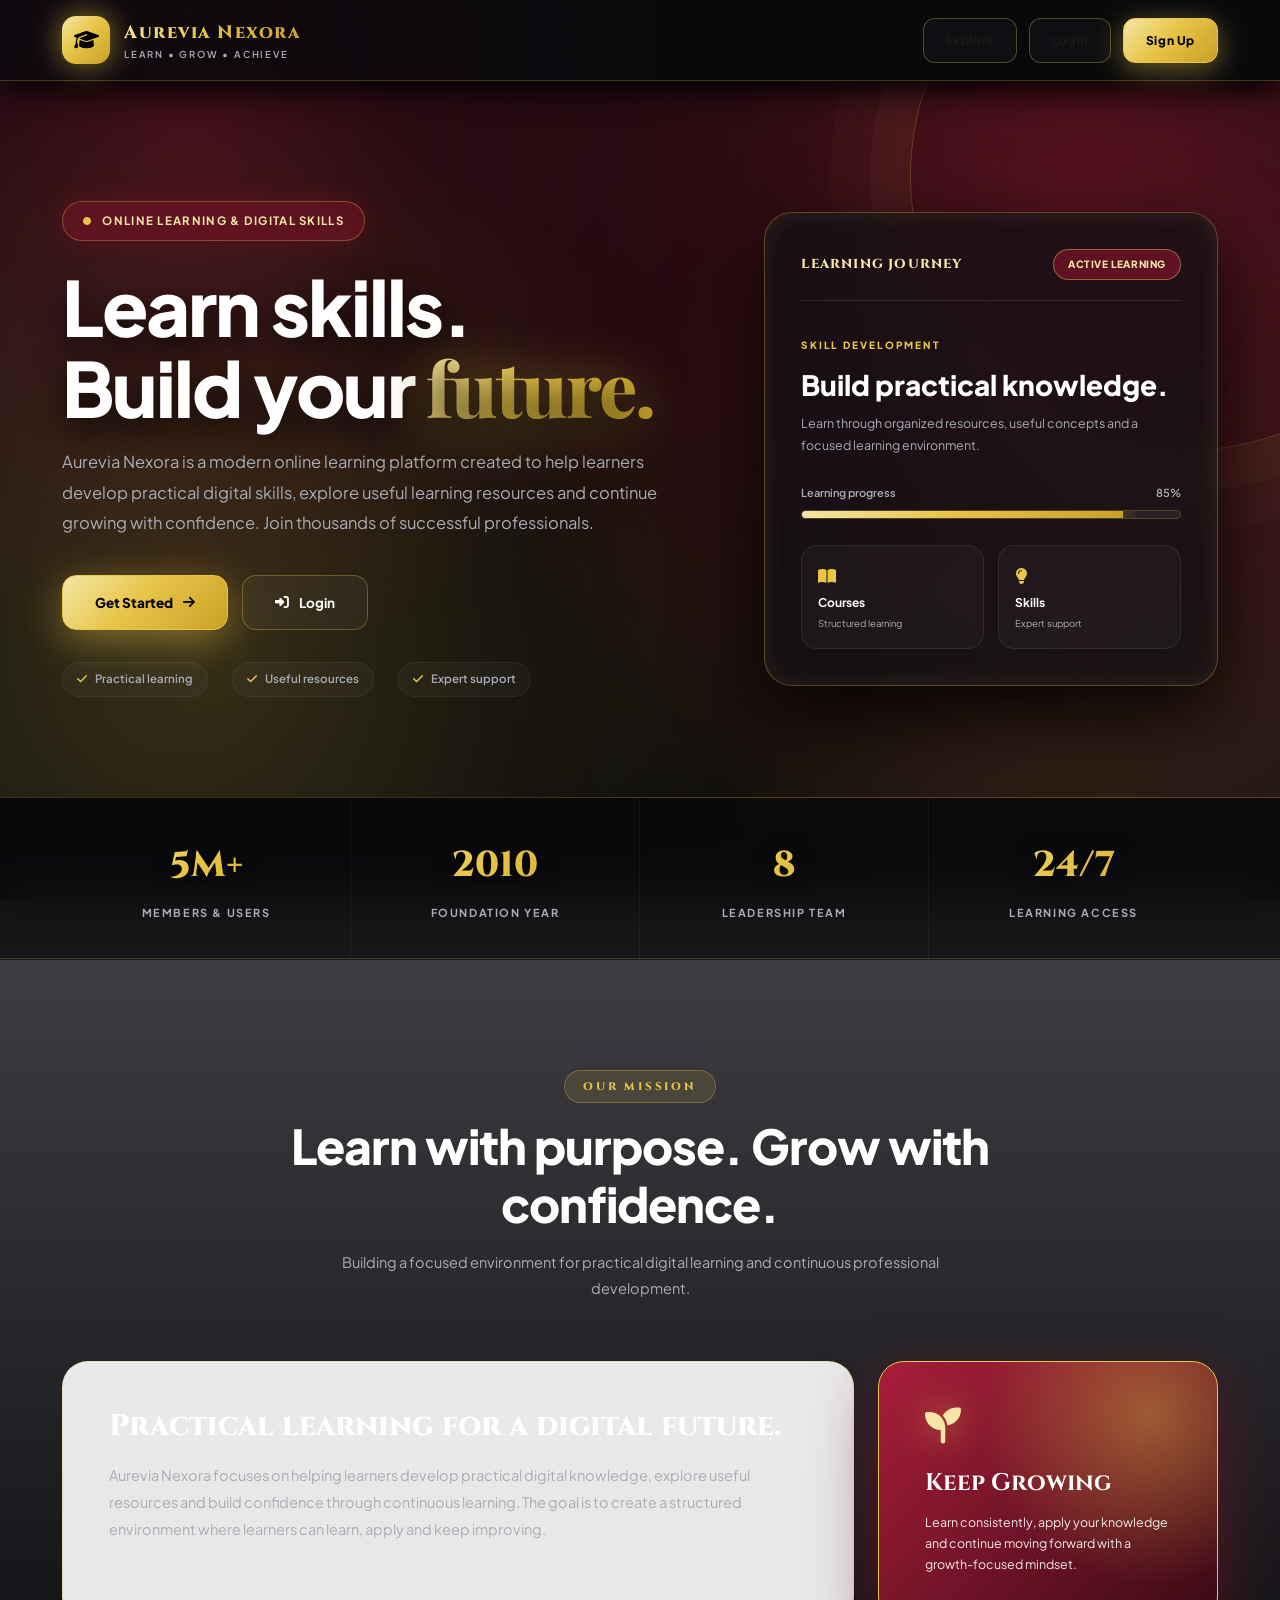
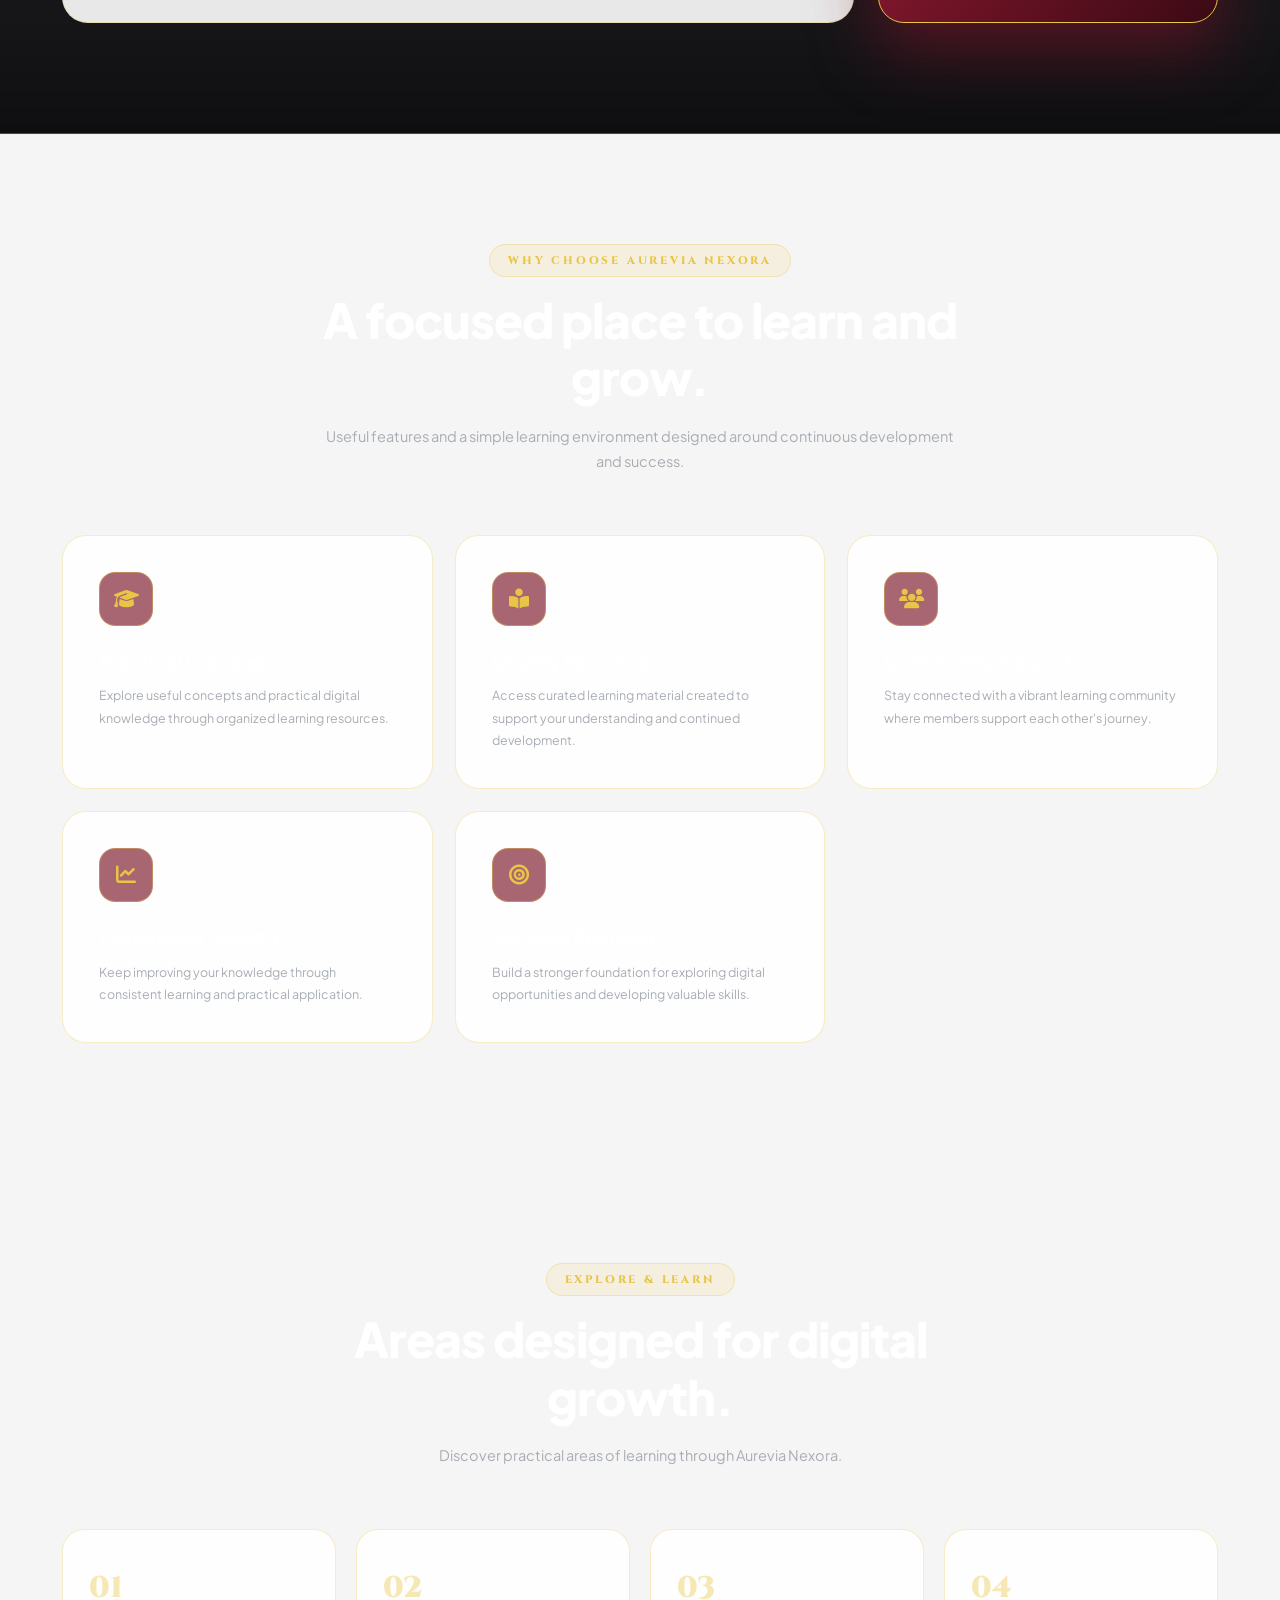
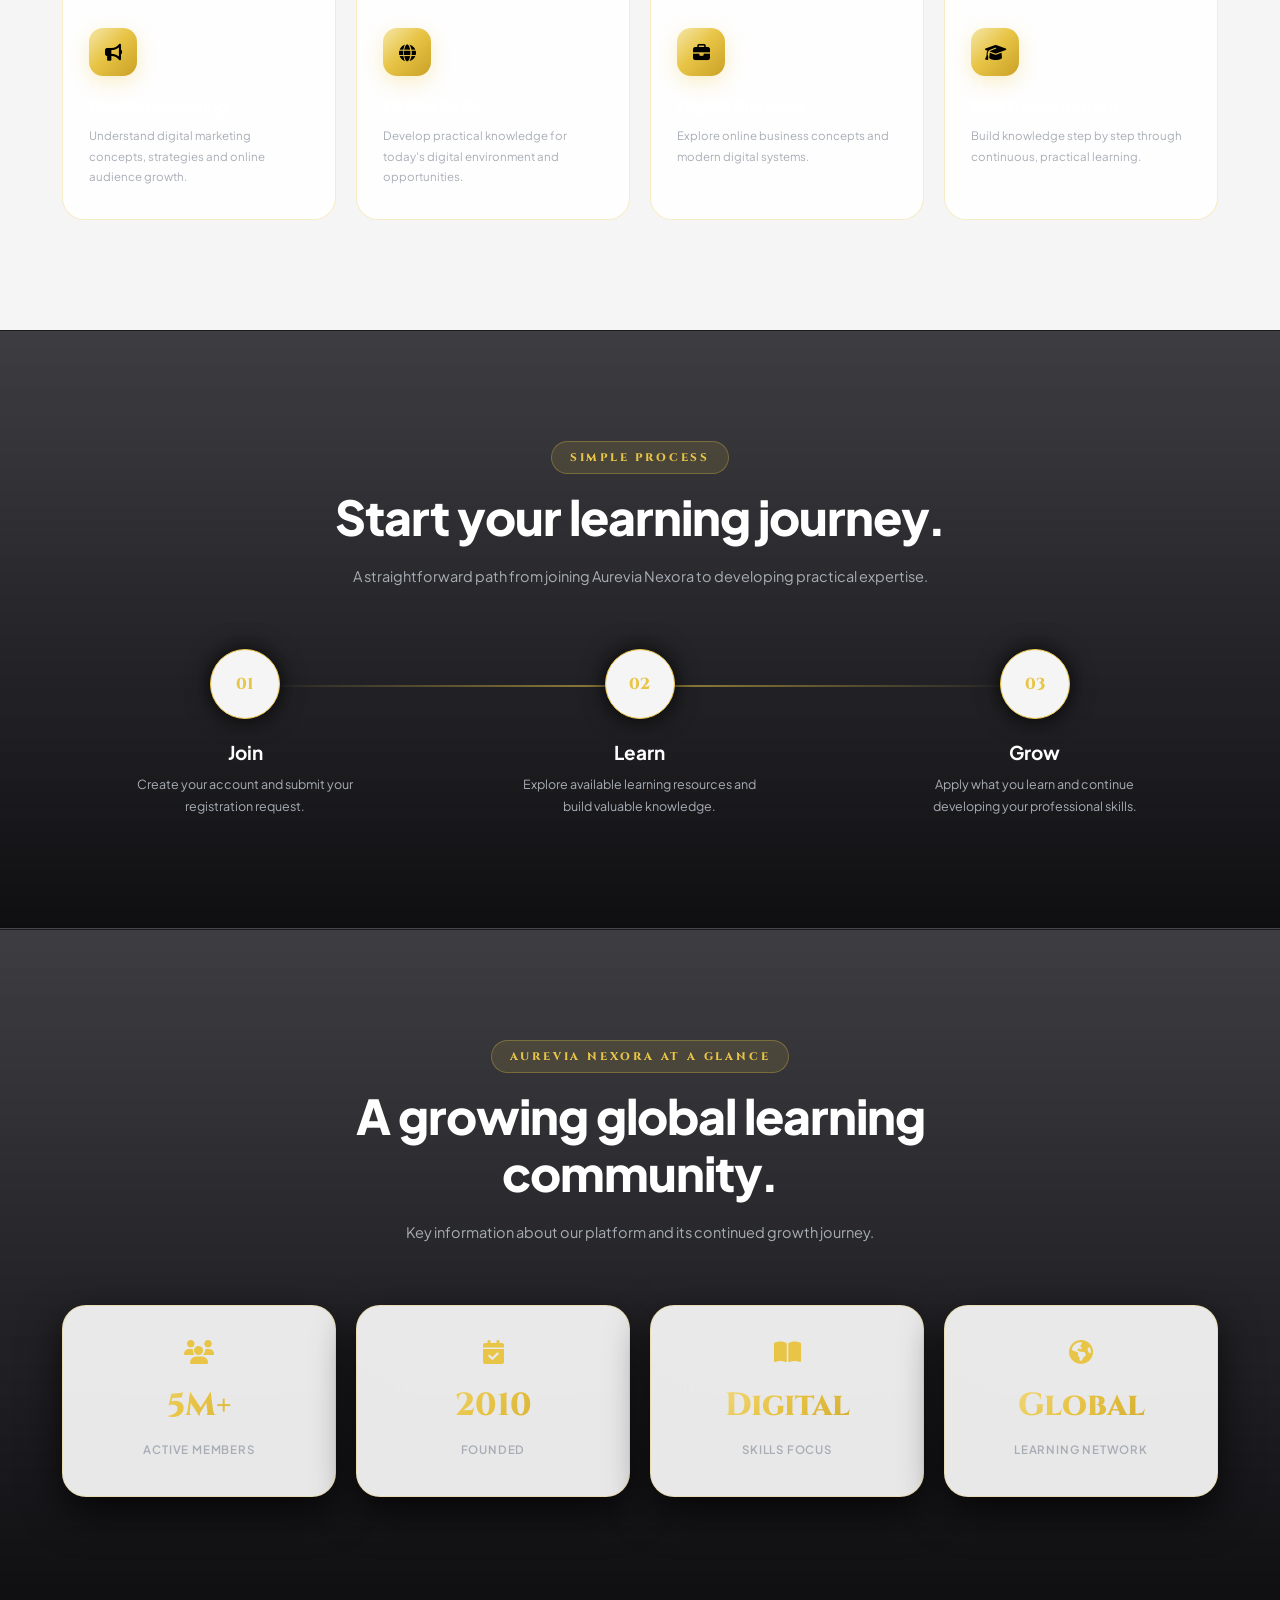
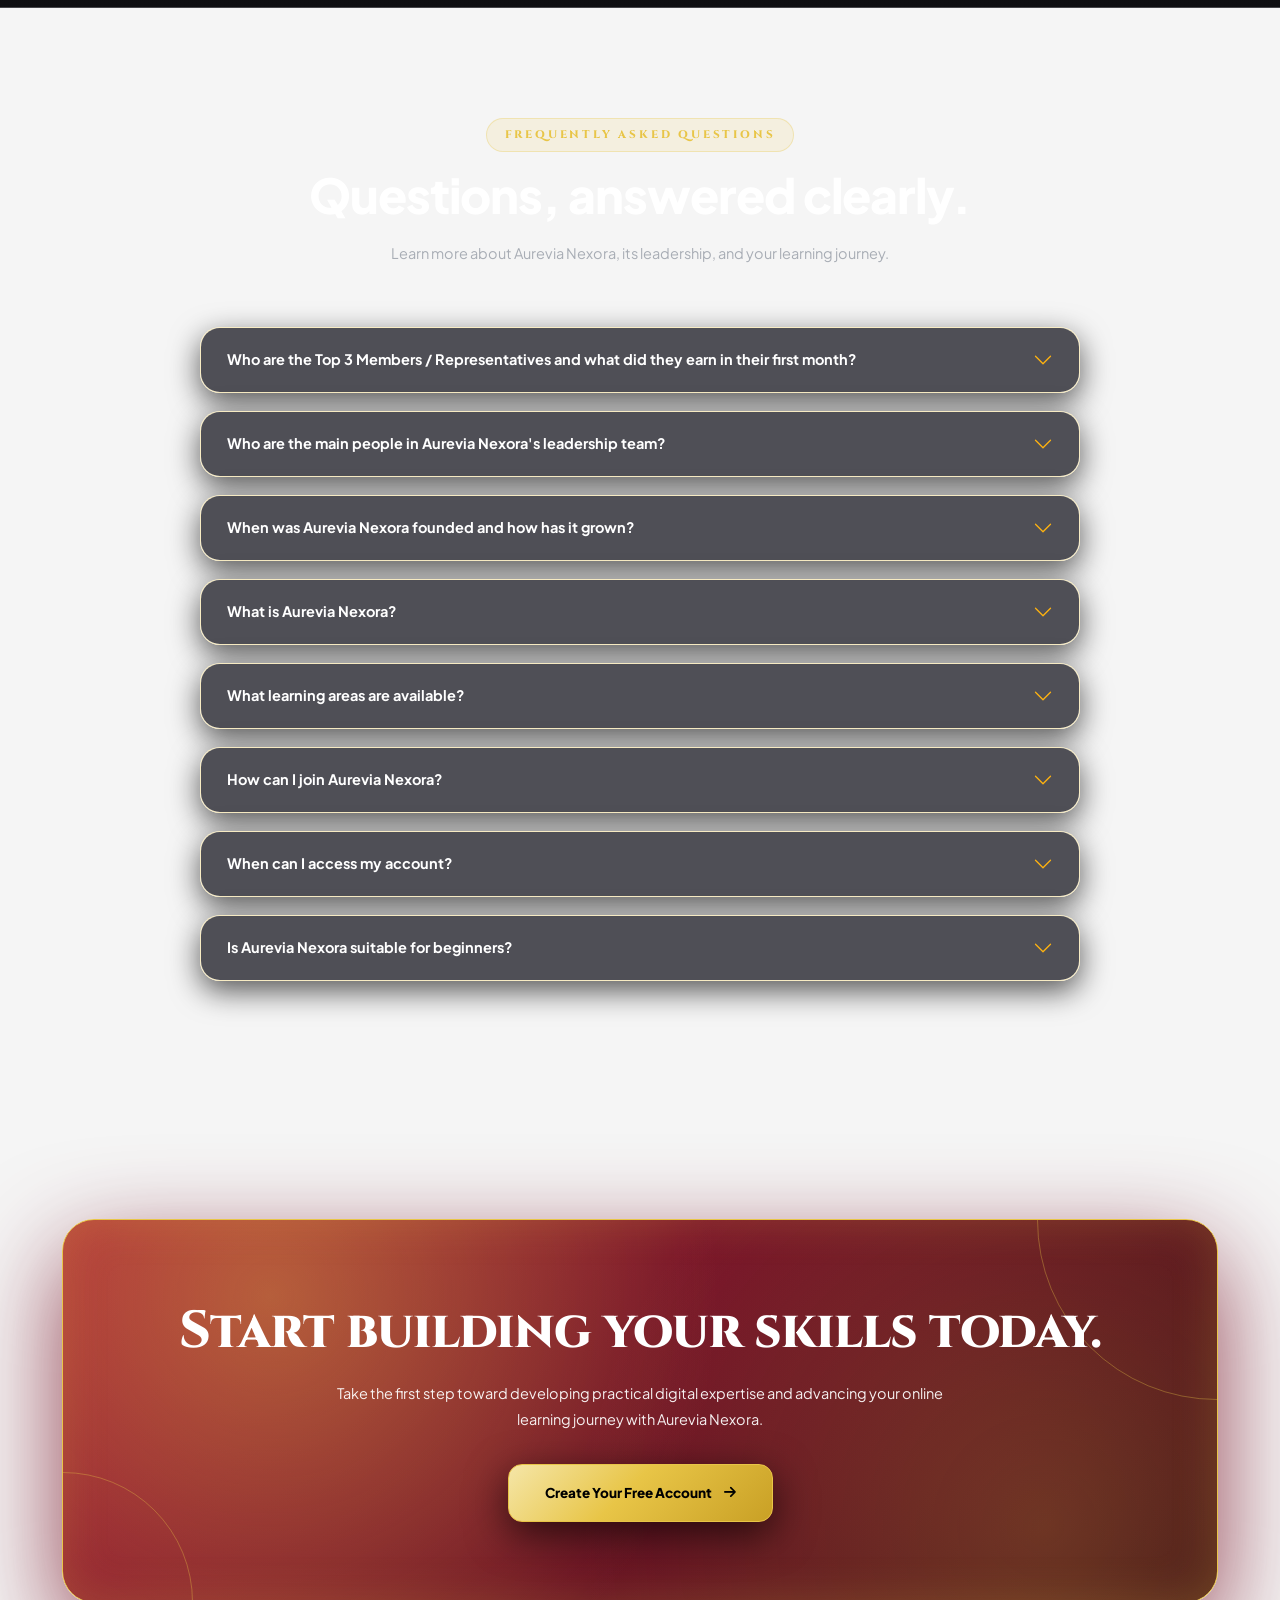
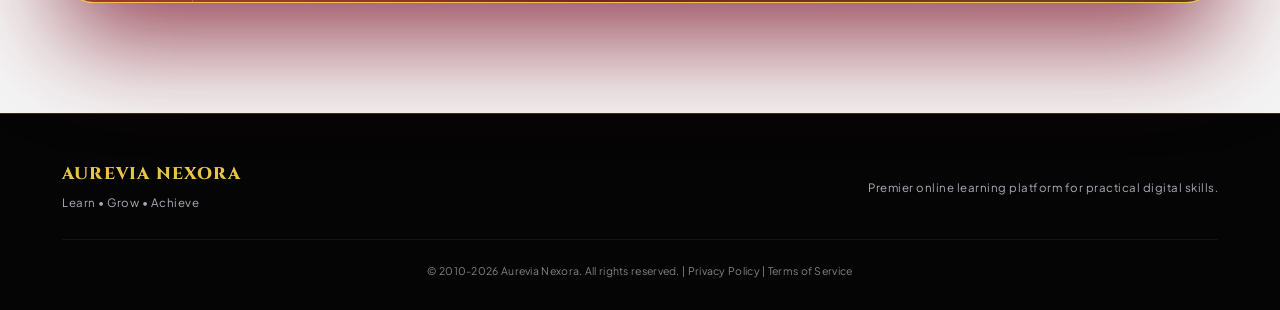
<file: index.html>
<!DOCTYPE html>
<html lang="en">
<head>
<meta charset="UTF-8">
<meta name="viewport" content="width=device-width, initial-scale=1.0, maximum-scale=1.0, user-scalable=no">
<meta name="language" content="English">

<!-- Primary Meta Tags -->
<title>Aurevia Nexora | Learn Digital Skills & Build Your Future Online</title>
<meta name="description" content="Master digital skills with Aurevia Nexora - the premier online learning platform offering practical courses, digital marketing training, freelancing guidance, and continuous skill development. Join 5M+ learners worldwide.">
<meta name="keywords" content="Aurevia Nexora, online courses, digital skills training, online learning platform, digital marketing courses, freelancing skills, skill development, Pakistan online education, practical digital learning">
<meta name="author" content="Aurevia Nexora">
<meta name="robots" content="index, follow, max-snippet:-1, max-image-preview:large, max-video-preview:-1">
<meta name="googlebot" content="index, follow">
<meta name="bingbot" content="index, follow">
<meta name="theme-color" content="#7c1428">
<meta name="apple-mobile-web-app-capable" content="yes">
<meta name="apple-mobile-web-app-status-bar-style" content="black-translucent">

<!-- Canonical URL -->
<link rel="canonical" href="https://aurevianexora.com/">

<!-- Open Graph / Facebook -->
<meta property="og:type" content="website">
<meta property="og:url" content="https://aurevianexora.com/">
<meta property="og:title" content="Aurevia Nexora | Master Digital Skills & Build Your Future">
<meta property="og:description" content="Join the world's leading online learning platform. Master digital skills, freelancing, digital marketing and more with practical courses and expert guidance.">
<meta property="og:image" content="https://aurevianexora.com/images/banner.png">
<meta property="og:site_name" content="Aurevia Nexora">
<meta property="og:locale" content="en_US">

<!-- Twitter -->
<meta name="twitter:card" content="summary_large_image">
<meta name="twitter:url" content="https://aurevianexora.com/">
<meta name="twitter:title" content="Aurevia Nexora | Digital Skills & Online Learning">
<meta name="twitter:description" content="Master digital skills with practical courses on digital marketing, freelancing, online business, and more.">
<meta name="twitter:image" content="https://aurevianexora.com/images/banner.png">

<!-- LinkedIn -->
<meta property="article:author" content="Aurevia Nexora">
<meta property="article:published_time" content="2010-01-01">
<meta property="article:modified_time" content="2026-08-28">

<!-- Favicon & App Icons -->
<link rel="icon" type="image/png" href="images/banner.png">
<link rel="apple-touch-icon" href="images/banner.png">
<link rel="shortcut icon" href="images/banner.png">

<!-- Preconnect to External Resources -->
<link rel="preconnect" href="https://fonts.googleapis.com">
<link rel="preconnect" href="https://fonts.gstatic.com" crossorigin>
<link rel="dns-prefetch" href="https://cdn.jsdelivr.net">
<link rel="dns-prefetch" href="https://cdnjs.cloudflare.com">

<!-- Google Fonts -->
<link href="https://fonts.googleapis.com/css2?family=Cinzel:wght@600;700;800;900&family=Plus+Jakarta+Sans:wght@300;400;500;600;700;800&family=Playfair+Display:ital,wght@0,600;0,700;1,600&display=swap" rel="stylesheet">

<!-- Bootstrap & FontAwesome -->
<link href="https://cdn.jsdelivr.net/npm/bootstrap@5.3.3/dist/css/bootstrap.min.css" rel="stylesheet">
<link rel="stylesheet" href="https://cdnjs.cloudflare.com/ajax/libs/font-awesome/6.5.1/css/all.min.css">

<style>
:root{
 --primary:#7c1428;
 --primary-dark:#3a0a14;
 --primary-light:#a91d3a;
 --primary-lighter:#c92548;
 --gold:#e8c547;
 --gold-light:#f5e6a8;
 --gold-dark:#d4af37;
 --gold-gradient:linear-gradient(135deg, #f5e6a8 0%, #e8c547 45%, #c9a025 100%);
 --accent-teal:#2d7a7a;
 --accent-purple:#6b4c9a;
 --maroon-glow:rgba(122, 20, 40, 0.5);
 --dark-bg:#0a0a0d;
 --dark-secondary:#0f0f13;
 --card-bg:rgba(15, 15, 21, 0.7);
 --card-border:rgba(232, 197, 71, 0.32);
 --text-light:#f0f2f5;
 --text-muted:#a8adb5;
 --white:#ffffff;
 --shadow:0 25px 50px -12px rgba(0, 0, 0, 0.9);
 --shadow-lg:0 35px 90px -15px rgba(122, 20, 40, 0.5);
}

*{box-sizing:border-box}

html{
 scroll-behavior:smooth;
}

body{
 margin:0;
 font-family:"Plus Jakarta Sans",sans-serif;
 color:var(--text-light);
 background-color:var(--dark-bg);
 background-image:
  radial-gradient(circle at 15% 15%, rgba(122,20,40,0.5) 0%, transparent 40%),
  radial-gradient(circle at 85% 75%, rgba(232,197,71,0.15) 0%, transparent 45%),
  radial-gradient(circle at 50% 50%, #050506 0%, #0a0a0d 100%);
 background-attachment: fixed;
 line-height:1.75;
 overflow-x:hidden;
}

a{text-decoration:none; color:inherit;}
img{max-width:100%;display:block;height:auto;}
.container{max-width:1180px}

/* HEADER */

.site-header{
 position:sticky;
 top:0;
 z-index:1000;
 background:rgba(10, 10, 13, 0.85);
 border-bottom:1px solid rgba(232, 197, 71, 0.25);
 backdrop-filter:blur(30px);
 -webkit-backdrop-filter:blur(30px);
 box-shadow:0 10px 30px rgba(0,0,0,0.95);
}

.header-inner{
 min-height:80px;
 display:flex;
 align-items:center;
 justify-content:space-between;
}

.brand{
 display:flex;
 align-items:center;
 gap:14px;
 color:var(--white);
 transition:all .35s ease;
}

.brand:hover{color:var(--gold-light)}

.brand-icon{
 width:48px;
 height:48px;
 display:flex;
 align-items:center;
 justify-content:center;
 border-radius:14px;
 background:var(--gold-gradient);
 color:#000;
 box-shadow:0 0 30px rgba(232,197,71,0.6);
 transition:all .4s cubic-bezier(0.175, 0.885, 0.32, 1.275);
 font-size:1.25rem;
}

.brand:hover .brand-icon{
 transform:rotate(-10deg) scale(1.15);
 box-shadow:0 0 40px rgba(232,197,71,0.9);
}

.brand-name{
 display:block;
 font-family:'Cinzel', serif;
 font-size:18px;
 font-weight:800;
 letter-spacing:1.5px;
 background:var(--gold-gradient);
 -webkit-background-clip:text;
 -webkit-text-fill-color:transparent;
 background-clip:text;
 filter:drop-shadow(0 2px 4px rgba(0,0,0,0.6));
}

.brand-tagline{
 display:block;
 font-size:9.5px;
 color:var(--text-muted);
 letter-spacing:1.8px;
 font-weight:600;
 margin-top:-2px;
 text-transform:uppercase;
}

.header-actions{
 display:flex;
 align-items:center;
 gap:12px;
}

.header-login,
.header-signup{
 position:relative;
 overflow:hidden;
 padding:11px 22px;
 border-radius:12px;
 font-size:12px;
 font-weight:700;
 letter-spacing:0.6px;
 transition:all .35s ease;
 cursor:pointer;
 border:none;
}

.header-login{
 color:var(--text-light);
 border:1.5px solid var(--card-border);
 background:rgba(255,255,255,0.03);
 backdrop-filter:blur(10px);
}

.header-login:hover{
 color:var(--gold-light);
 border-color:var(--gold);
 transform:translateY(-3px);
 box-shadow:0 10px 28px rgba(232,197,71,0.3);
 background:rgba(232,197,71,0.12);
}

.header-signup{
 color:#000;
 background:var(--gold-gradient);
 border:1.5px solid var(--gold);
 box-shadow:0 6px 28px rgba(232,197,71,0.45);
 font-weight:800;
}

.header-signup:hover{
 color:#000;
 transform:translateY(-3px) scale(1.04);
 box-shadow:0 12px 40px rgba(232,197,71,0.7);
}

/* PREMIUM SHINE EFFECT */

.header-login::after,
.header-signup::after,
.btn-main::after,
.btn-outline::after,
.cta-button::after,
.info-card::after,
.area::after,
.hero-card::after{
 content:"";
 position:absolute;
 top:-150%;
 left:-50%;
 width:40%;
 height:400%;
 transform:rotate(30deg) translateX(-300%);
 background:linear-gradient(
  90deg,
  transparent,
  rgba(255,255,255,0.6),
  transparent
 );
 transition:transform 0.9s cubic-bezier(0.19, 1, 0.22, 1);
 pointer-events:none;
}

.header-login:hover::after,
.header-signup:hover::after,
.btn-main:hover::after,
.btn-outline:hover::after,
.cta-button:hover::after,
.info-card:hover::after,
.area:hover::after,
.hero-card:hover::after{
 transform:rotate(30deg) translateX(800%);
}

/* HERO */

.hero{
 position:relative;
 overflow:hidden;
 padding:120px 0 100px;
 background:
  radial-gradient(circle at 85% 20%, rgba(122, 20, 40, 0.7), transparent 55%),
  radial-gradient(circle at 15% 80%, rgba(232, 197, 71, 0.2), transparent 45%);
 border-bottom:1px solid rgba(232,197,71,0.22);
}

.hero::before{
 content:"";
 position:absolute;
 width:550px;
 height:550px;
 right:-180px;
 top:-180px;
 border:1px solid rgba(232, 197, 71, 0.25);
 border-radius:50%;
 box-shadow:
 0 0 0 40px rgba(232,197,71,0.04),
 0 0 0 80px rgba(232,197,71,0.02);
 pointer-events:none;
 animation:pulseGlow 8s infinite alternate ease-in-out;
}

@keyframes pulseGlow{
 0%{ transform: scale(1) rotate(0deg); opacity: 0.6; }
 100%{ transform: scale(1.05) rotate(10deg); opacity: 1; }
}

.hero-badge{
 display:inline-flex;
 align-items:center;
 gap:10px;
 padding:9px 20px;
 border:1.5px solid var(--card-border);
 border-radius:30px;
 background:rgba(122, 20, 40, 0.55);
 color:var(--gold-light);
 font-size:11.5px;
 font-weight:700;
 letter-spacing:1.3px;
 text-transform:uppercase;
 box-shadow:0 0 25px rgba(122,20,40,0.45);
 backdrop-filter:blur(12px);
}

.hero-badge i{
 font-size:8px; 
 color:var(--gold);
 animation:blink 1.5s infinite;
}

@keyframes blink { 0%, 100% { opacity: 1; } 50% { opacity: 0.3; } }

.hero h1{
 margin:25px 0 20px;
 max-width:780px;
 font-size:clamp(44px,6.5vw,76px);
 line-height:1.06;
 letter-spacing:-2px;
 font-weight:800;
 color:#fff;
 text-shadow:0 12px 35px rgba(0,0,0,0.85);
}

.hero h1 span{
 font-family:"Playfair Display",serif;
 background:var(--gold-gradient);
 -webkit-background-clip:text;
 background-clip:text;
 color:transparent;
 filter:drop-shadow(0 0 25px rgba(232,197,71,0.4));
}

.hero-description{
 max-width:650px;
 margin:0;
 color:var(--text-muted);
 font-size:16.5px;
 line-height:1.85;
 font-weight:400;
}

.hero-actions{
 display:flex;
 flex-wrap:wrap;
 gap:14px;
 margin-top:36px;
}

.btn-main,
.btn-outline{
 position:relative;
 overflow:hidden;
 display:inline-flex;
 align-items:center;
 justify-content:center;
 gap:10px;
 padding:15px 32px;
 border-radius:14px;
 font-size:13.5px;
 font-weight:700;
 transition:all .35s ease;
 cursor:pointer;
 border:none;
}

.btn-main{
 color:#000;
 background:var(--gold-gradient);
 border:1.5px solid var(--gold);
 box-shadow:0 10px 40px rgba(232,197,71,0.45);
 font-weight:800;
}

.btn-main:hover{
 color:#000;
 transform:translateY(-4px);
 box-shadow:0 18px 50px rgba(232,197,71,0.65);
}

.btn-outline{
 color:#fff;
 background:rgba(255,255,255,0.04);
 border:1.5px solid var(--card-border);
 backdrop-filter:blur(12px);
}

.btn-outline:hover{
 color:var(--gold-light);
 border-color:var(--gold);
 transform:translateY(-4px);
 background:rgba(232,197,71,0.12);
 box-shadow:0 12px 35px rgba(0,0,0,0.7);
}

.hero-trust{
 display:flex;
 flex-wrap:wrap;
 gap:24px;
 margin-top:32px;
 color:var(--text-muted);
 font-size:11.5px;
 font-weight:600;
}

.hero-trust span{
 display:flex;
 align-items:center;
 gap:8px;
 background:rgba(255,255,255,0.03);
 padding:6px 14px;
 border-radius:20px;
 border:1px solid rgba(255,255,255,0.05);
 transition:all .3s ease;
}

.hero-trust span:hover{
 border-color:var(--gold);
 background:rgba(232,197,71,0.1);
}

.hero-trust i{color:var(--gold)}

.hero-visual{
 position:relative;
 min-height:440px;
 display:flex;
 align-items:center;
 justify-content:center;
}

.hero-card{
 width:min(100%,480px);
 padding:36px;
 border:1.5px solid var(--card-border);
 border-radius:28px;
 background:rgba(15, 15, 21, 0.75);
 backdrop-filter:blur(30px);
 -webkit-backdrop-filter:blur(30px);
 box-shadow:0 30px 85px rgba(0,0,0,0.95), inset 0 0 25px rgba(232,197,71,0.1);
 transition:all .45s ease;
 position:relative;
 overflow:hidden;
}

.hero-card:hover{
 transform:translateY(-10px) scale(1.02);
 border-color:var(--gold);
 box-shadow:0 40px 100px rgba(122,20,40,0.7), 0 0 35px rgba(232,197,71,0.3);
}

.hero-card-top{
 display:flex;
 align-items:center;
 justify-content:space-between;
 padding-bottom:20px;
 border-bottom:1px solid rgba(255,255,255,0.1);
}

.hero-card-title{
 font-size:13px;
 font-weight:800;
 color:var(--gold-light);
 font-family:'Cinzel', serif;
 letter-spacing:1.2px;
 text-transform:uppercase;
}

.hero-status{
 padding:6px 14px;
 border-radius:20px;
 background:rgba(122, 20, 40, 0.7);
 border:1px solid rgba(232,197,71,0.45);
 color:var(--gold-light);
 font-size:10px;
 font-weight:800;
 letter-spacing:0.6px;
 text-transform:uppercase;
}

.hero-card-body{
 padding-top:28px;
}

.hero-card-body small{
 color:var(--gold);
 font-size:10px;
 font-weight:800;
 letter-spacing:2.2px;
 text-transform:uppercase;
}

.hero-card-body h2{
 margin:10px 0;
 font-size:28px;
 line-height:1.3;
 color:#fff;
 font-weight:800;
}

.hero-card-body p{
 margin:0;
 color:var(--text-muted);
 font-size:12.5px;
 line-height:1.75;
}

.progress-area{margin-top:26px}

.progress-label{
 display:flex;
 justify-content:space-between;
 font-size:11px;
 color:var(--text-muted);
 margin-bottom:8px;
 font-weight:600;
}

.progress{
 height:9px;
 background:rgba(255,255,255,0.07);
 border-radius:20px;
 overflow:hidden;
 border:1px solid rgba(232,197,71,0.18);
}

.progress-bar{
 background:var(--gold-gradient);
 box-shadow:0 0 18px rgba(232,197,71,1);
}

.hero-mini-grid{
 display:grid;
 grid-template-columns:repeat(2,1fr);
 gap:14px;
 margin-top:26px;
}

.hero-mini{
 padding:16px;
 border:1px solid rgba(255,255,255,0.08);
 border-radius:16px;
 background:rgba(255,255,255,0.03);
 transition:all .35s ease;
}

.hero-mini:hover{
 transform:translateY(-4px);
 border-color:var(--gold);
 background:rgba(122,20,40,0.4);
 box-shadow:0 12px 30px rgba(0,0,0,0.7);
}

.hero-mini i{
 color:var(--gold);
 font-size:16px;
 margin-bottom:8px;
}

.hero-mini strong{
 display:block;
 font-size:12px;
 color:#fff;
 font-weight:700;
}

.hero-mini span{
 display:block;
 color:var(--text-muted);
 font-size:9.5px;
 margin-top:2px;
}

/* STATS */

.stats{
 border-bottom:1px solid rgba(232,197,71,0.22);
 background:rgba(10, 10, 13, 0.95);
 position:relative;
 z-index:10;
 backdrop-filter:blur(25px);
}

.stats-grid{
 display:grid;
 grid-template-columns:repeat(4,1fr);
}

.stat{
 padding:36px 20px;
 text-align:center;
 border-right:1px solid rgba(255,255,255,0.05);
 transition:all .35s ease;
}

.stat:last-child{border-right:0}

.stat:hover{
 background:rgba(122, 20, 40, 0.35);
 box-shadow:inset 0 0 30px rgba(232,197,71,0.1);
}

.stat strong{
 display:block;
 font-family:'Cinzel', serif;
 background:var(--gold-gradient);
 -webkit-background-clip:text;
 -webkit-text-fill-color:transparent;
 background-clip:text;
 font-size:36px;
 font-weight:800;
 filter:drop-shadow(0 2px 10px rgba(0,0,0,0.85));
}

.stat span{
 display:block;
 margin-top:6px;
 color:var(--text-muted);
 font-size:11px;
 text-transform:uppercase;
 letter-spacing:1.6px;
 font-weight:700;
}

/* COMMON SECTIONS */

.section{
 padding:110px 0;
 position:relative;
}

.section-light{
 background:linear-gradient(180deg, rgba(15, 15, 21, 0.8) 0%, rgba(10, 10, 13, 0.98) 100%);
 border-top:1px solid rgba(255,255,255,0.05);
 border-bottom:1px solid rgba(255,255,255,0.05);
}

.section-head{
 max-width:720px;
 margin:0 auto 60px;
 text-align:center;
}

.section-label{
 display:inline-block;
 margin-bottom:14px;
 color:var(--gold);
 font-size:11px;
 font-weight:800;
 letter-spacing:2.8px;
 text-transform:uppercase;
 font-family:'Cinzel', serif;
 background:rgba(232,197,71,0.12);
 padding:6px 18px;
 border-radius:25px;
 border:1px solid rgba(232,197,71,0.3);
}

.section-head h2{
 margin:0;
 font-size:clamp(32px,4.2vw,48px);
 line-height:1.2;
 letter-spacing:-1px;
 font-weight:800;
 color:#fff;
}

.section-head p{
 margin:18px auto 0;
 max-width:640px;
 color:var(--text-muted);
 font-size:14.5px;
}

/* PURPOSE */

.purpose{
 display:grid;
 grid-template-columns:1.4fr .6fr;
 gap:24px;
}

.purpose-main,
.purpose-side{
 border-radius:26px;
 padding:46px;
 transition:all .4s ease;
 position:relative;
 overflow:hidden;
}

.purpose-main{
 border:1.5px solid var(--card-border);
 background:var(--card-bg);
 backdrop-filter:blur(25px);
}

.purpose-main:hover{
 transform:translateY(-6px);
 box-shadow:0 30px 75px rgba(122,20,40,0.5);
 border-color:var(--gold);
}

.purpose-main h3{
 margin:0 0 18px;
 font-size:30px;
 font-weight:800;
 color:#fff;
 font-family:'Cinzel', serif;
}

.purpose-main p{
 margin:0;
 color:var(--text-muted);
 font-size:14.5px;
 line-height:1.85;
}

.purpose-side{
 color:#fff;
 background:
  radial-gradient(circle at 80% 20%, rgba(232,197,71,0.4), transparent 50%),
  linear-gradient(135deg, var(--primary-light), var(--primary-dark));
 border:1.5px solid var(--gold);
 box-shadow:0 25px 65px rgba(122,20,40,0.65);
}

.purpose-side:hover{
 transform:translateY(-6px) scale(1.02);
 box-shadow:0 35px 90px rgba(122,20,40,0.85), 0 0 35px rgba(232,197,71,0.45);
}

.purpose-side i{
 font-size:36px;
 margin-bottom:25px;
 color:var(--gold-light);
 filter:drop-shadow(0 0 18px rgba(232,197,71,0.65));
}

.purpose-side h3{
 margin:0 0 14px;
 font-size:24px;
 font-family:'Cinzel', serif;
 font-weight:700;
}

.purpose-side p{
 margin:0;
 color:rgba(255,255,255,0.9);
 font-size:12.5px;
 line-height:1.7;
}

/* CARDS */

.cards-grid{
 display:grid;
 grid-template-columns:repeat(3,1fr);
 gap:22px;
}

.info-card{
 position:relative;
 overflow:hidden;
 padding:36px;
 border:1.5px solid var(--card-border);
 border-radius:24px;
 background:var(--card-bg);
 backdrop-filter:blur(25px);
 transition:all .4s ease;
}

.info-card:hover{
 transform:translateY(-8px);
 border-color:var(--gold);
 box-shadow:0 30px 70px rgba(122,20,40,0.5), 0 0 25px rgba(232,197,71,0.25);
 background:rgba(24, 24, 34, 0.9);
}

.icon{
 width:54px;
 height:54px;
 display:flex;
 align-items:center;
 justify-content:center;
 margin-bottom:24px;
 border-radius:16px;
 background:rgba(122, 20, 40, 0.65);
 border:1px solid rgba(232,197,71,0.4);
 color:var(--gold);
 font-size:20px;
 transition:all .4s cubic-bezier(0.175, 0.885, 0.32, 1.275);
}

.info-card:hover .icon{
 transform:scale(1.15) rotate(-6deg);
 background:var(--gold-gradient);
 color:#000;
 box-shadow:0 0 30px rgba(232,197,71,0.7);
}

.info-card h3{
 margin:0 0 12px;
 font-size:19px;
 color:#fff;
 font-weight:700;
}

.info-card p{
 margin:0;
 color:var(--text-muted);
 font-size:12.5px;
 line-height:1.8;
}

/* LEARNING AREAS */

.area-grid{
 display:grid;
 grid-template-columns:repeat(4,1fr);
 gap:20px;
}

.area{
 position:relative;
 overflow:hidden;
 padding:32px 26px;
 border:1.5px solid var(--card-border);
 border-radius:22px;
 background:var(--card-bg);
 backdrop-filter:blur(25px);
 transition:all .4s ease;
}

.area:hover{
 transform:translateY(-8px);
 border-color:var(--gold);
 box-shadow:0 30px 70px rgba(122,20,40,0.5);
 background:rgba(24, 24, 34, 0.9);
}

.area-number{
 color:rgba(232, 197, 71, 0.4);
 font-size:30px;
 font-weight:900;
 font-family:'Cinzel', serif;
}

.area-icon{
 width:48px;
 height:48px;
 display:flex;
 align-items:center;
 justify-content:center;
 margin:14px 0 20px;
 border-radius:14px;
 background:var(--gold-gradient);
 color:#000;
 transition:all .4s ease;
 font-size:17px;
 box-shadow:0 6px 20px rgba(232,197,71,0.3);
}

.area:hover .area-icon{
 transform:scale(1.15) rotate(-6deg);
 box-shadow:0 0 35px rgba(232,197,71,0.8);
}

.area h3{
 margin:0 0 10px;
 font-size:17px;
 color:#fff;
 font-weight:700;
}

.area p{
 margin:0;
 color:var(--text-muted);
 font-size:11.5px;
 line-height:1.75;
}

/* JOURNEY */

.journey{
 display:grid;
 grid-template-columns:repeat(3,1fr);
 gap:28px;
 position:relative;
}

.journey-line{
 position:absolute;
 left:17%;
 right:17%;
 top:36px;
 height:2px;
 background:linear-gradient(90deg,transparent,var(--gold),transparent);
 opacity:0.6;
}

.step{
 position:relative;
 z-index:1;
 text-align:center;
}

.step-number{
 width:70px;
 height:70px;
 margin:0 auto 22px;
 display:flex;
 align-items:center;
 justify-content:center;
 border:1.5px solid var(--gold);
 border-radius:50%;
 background:var(--dark-bg);
 color:var(--gold);
 font-size:16px;
 font-weight:800;
 font-family:'Cinzel', serif;
 transition:all .4s ease;
 box-shadow:0 0 25px rgba(0,0,0,0.95);
}

.step:hover .step-number{
 background:var(--gold-gradient);
 color:#000;
 transform:scale(1.18);
 box-shadow:0 0 40px rgba(232,197,71,0.8);
}

.step h3{
 margin:0 0 10px;
 font-size:19px;
 color:#fff;
 font-weight:700;
}

.step p{
 max-width:260px;
 margin:auto;
 color:var(--text-muted);
 font-size:12.5px;
 line-height:1.75;
}

/* PREMIUM STATS */

.premium-stats{
 display:grid;
 grid-template-columns:repeat(4,1fr);
 gap:20px;
}

.premium-stat{
 position:relative;
 overflow:hidden;
 padding:34px 24px;
 border:1.5px solid var(--card-border);
 border-radius:24px;
 background:var(--card-bg);
 backdrop-filter:blur(25px);
 text-align:center;
 box-shadow:0 15px 40px rgba(0,0,0,0.75);
 transition:all .4s ease;
}

.premium-stat::before{
 content:"";
 position:absolute;
 inset:0;
 background:linear-gradient(
  120deg,
  transparent 35%,
  rgba(232,197,71,0.25),
  transparent 65%
 );
 transform:translateX(-110%);
 transition:.8s;
}

.premium-stat:hover::before{
 transform:translateX(110%);
}

.premium-stat:hover{
 transform:translateY(-8px);
 border-color:var(--gold);
 box-shadow:0 30px 70px rgba(122,20,40,0.55), 0 0 30px rgba(232,197,71,0.3);
}

.premium-stat i{
 color:var(--gold);
 font-size:24px;
 margin-bottom:14px;
}

.premium-stat strong{
 display:block;
 font-family:'Cinzel', serif;
 font-size:32px;
 background:var(--gold-gradient);
 -webkit-background-clip:text;
 background-clip:text;
 color:transparent;
 font-weight:800;
}

.premium-stat span{
 color:var(--text-muted);
 font-size:11.5px;
 font-weight:600;
 text-transform:uppercase;
 letter-spacing:0.8px;
}

/* FAQ */

.faq-wrap{
 max-width:880px;
 margin:auto;
}

.accordion-item{
 margin-bottom:18px;
 border:1.5px solid var(--card-border)!important;
 border-radius:20px!important;
 overflow:hidden;
 background:var(--card-bg);
 backdrop-filter:blur(25px);
 transition:all .35s ease;
 box-shadow:0 10px 30px rgba(0,0,0,0.65);
}

.accordion-item:hover{
 border-color:var(--gold)!important;
 box-shadow:0 15px 40px rgba(122,20,40,0.5), 0 0 25px rgba(232,197,71,0.25);
 transform:translateY(-3px);
}

.accordion-button{
 padding:22px 26px;
 font-size:14.5px;
 font-weight:700;
 color:#fff;
 background:rgba(20, 20, 30, 0.75);
 box-shadow:none!important;
 transition:all .3s ease;
 border:none;
}

.accordion-button:hover{
 color:var(--gold-light);
 padding-left:30px;
 background:rgba(122, 20, 40, 0.3);
}

.accordion-button:not(.collapsed){
 color:var(--gold);
 background:rgba(122, 20, 40, 0.5);
 border-bottom:1px solid var(--card-border);
}

.accordion-button::after {
  filter: invert(80%) sepia(50%) saturate(1000%) hue-rotate(350deg);
}

.accordion-body{
 padding:26px;
 color:var(--text-muted);
 font-size:13.5px;
 line-height:1.85;
 background:rgba(10, 10, 16, 0.9);
}

.accordion-body strong{
 color:var(--gold-light);
 font-weight:700;
}

/* CTA */

.cta{
 padding:110px 0;
}

.cta-box{
 position:relative;
 overflow:hidden;
 padding:80px 35px;
 border-radius:32px;
 background:
  radial-gradient(circle at 18% 20%, rgba(232,197,71,0.4), transparent 45%),
  radial-gradient(circle at 85% 80%, rgba(232,197,71,0.22), transparent 45%),
  linear-gradient(135deg, var(--primary-light), var(--primary-dark));
 color:#fff;
 text-align:center;
 border:1.5px solid var(--gold);
 box-shadow:0 35px 100px rgba(122,20,40,0.8), inset 0 0 45px rgba(232,197,71,0.22);
}

.cta-box::before,
.cta-box::after{
 content:"";
 position:absolute;
 border:1px solid rgba(232,197,71,0.35);
 border-radius:50%;
 pointer-events:none;
}

.cta-box::before{
 width:360px;
 height:360px;
 right:-180px;
 top:-180px;
}

.cta-box::after{
 width:260px;
 height:260px;
 left:-130px;
 bottom:-130px;
}

.cta-box h2{
 margin:0 0 18px;
 font-size:clamp(32px,4.5vw,52px);
 font-weight:800;
 font-family:'Cinzel', serif;
 position:relative;
 z-index:1;
 color:#fff;
 letter-spacing:-1px;
}

.cta-box p{
 max-width:640px;
 margin:0 auto 32px;
 color:rgba(255,255,255,0.93);
 font-size:14.5px;
 position:relative;
 z-index:1;
 line-height:1.8;
}

.cta-button{
 position:relative;
 overflow:hidden;
 display:inline-flex;
 align-items:center;
 gap:12px;
 padding:16px 36px;
 border-radius:14px;
 background:var(--gold-gradient);
 color:#000;
 font-size:13.5px;
 font-weight:800;
 z-index:2;
 transition:all .35s ease;
 border:1.5px solid var(--gold);
 box-shadow:0 12px 40px rgba(0,0,0,0.65);
 cursor:pointer;
}

.cta-button:hover{
 color:#000;
 transform:translateY(-4px) scale(1.04);
 box-shadow:0 18px 50px rgba(232,197,71,0.75);
}

/* FOOTER */

footer{
 padding:45px 0 30px;
 background:#050506;
 border-top:1px solid rgba(232,197,71,0.22);
 color:var(--text-muted);
}

.footer-top{
 display:flex;
 align-items:center;
 justify-content:space-between;
 gap:20px;
}

.footer-brand{
 font-family:'Cinzel', serif;
 color:var(--gold);
 font-size:17px;
 font-weight:800;
 letter-spacing:1.2px;
 text-transform:uppercase;
}

.footer-desc{
 margin:4px 0 0;
 font-size:11.5px;
 color:var(--text-muted);
 letter-spacing:0.5px;
}

.footer-copy{
 padding-top:22px;
 margin-top:26px;
 border-top:1px solid rgba(255,255,255,0.06);
 font-size:10.5px;
 text-align:center;
 color:rgba(255,255,255,0.5);
 letter-spacing:0.3px;
}

/* RESPONSIVE */

@media(max-width:991px){
 .purpose{ grid-template-columns:1fr; }
 .area-grid{ grid-template-columns:repeat(2,1fr); }
 .cards-grid{ grid-template-columns:repeat(2,1fr); }
 .premium-stats{ grid-template-columns:repeat(2,1fr); }
}

@media(max-width:767px){
 .header-inner{ min-height:70px; }
 .brand-tagline{ display:none; }
 .brand-name{ font-size:15px; }
 .brand-icon{ width:40px; height:40px; font-size:1.1rem; }
 .header-login, .header-signup{ padding:9px 14px; font-size:11px; }
  .premium-stat strong{
  font-size:26px;
  }
 .hero{ padding:70px 0; }
 .hero h1{ font-size:42px; letter-spacing:-1px; }
 .hero-description{ font-size:13.5px; }
 .hero-actions{ flex-direction:column; }
 .btn-main, .btn-outline{ width:100%; }
 .hero-trust{ flex-direction:column; gap:10px; }
 .hero-visual{ margin-top:25px; min-height:auto; }
 .hero-card{ padding:26px; }
 .stats-grid{ grid-template-columns:repeat(2,1fr); }
 .stat:nth-child(2){ border-right:0; }
 .stat:nth-child(1), .stat:nth-child(2){ border-bottom:1px solid rgba(255,255,255,0.05); }
 .section{ padding:75px 0; }
 .section-head{ margin-bottom:40px; }
 .purpose-main, .purpose-side{ padding:30px 22px; }
 .cards-grid{ grid-template-columns:1fr; }
 .area-grid{ grid-template-columns:1fr; }
 .premium-stats{ grid-template-columns:1fr 1fr; }
 .journey{ grid-template-columns:1fr; gap:32px; }
 .journey-line{ display:none; }
 .cta{ padding:70px 14px; }
 .cta-box{ padding:50px 22px; }
 .footer-top{ flex-direction:column; align-items:flex-start; }
}

@media(prefers-reduced-motion:reduce){
 *, *::before, *::after{
  scroll-behavior:auto!important;
  transition:none!important;
  animation:none!important;
 }
}

/* ACCESSIBILITY & PRINT */

@media print{
 .site-header, .cta, footer{ display:none; }
 body{ background:#fff; color:#000; }
}

@media (prefers-color-scheme: light){
 :root{
  --dark-bg:#f5f5f5;
  --card-bg:rgba(255,255,255,0.9);
  --text-light:#1a1a1a;
 }
}
</style>

<!-- SEO STRUCTURED DATA -->

<script type="application/ld+json">
{
  "@context": "https://schema.org",
  "@type": "EducationalOrganization",
  "name": "Aurevia Nexora",
  "url": "https://aurevianexora.com/",
  "description": "Premier online learning platform for practical digital skills, courses, and continuous professional development.",
  "image": "https://aurevianexora.com/images/banner.png",
  "foundingDate": "2010",
  "sameAs": [
    "https://www.facebook.com/aurevianexora",
    "https://www.twitter.com/aurevianexora",
    "https://www.linkedin.com/company/aurevianexora"
  ],
  "contactPoint": {
    "@type": "ContactPoint",
    "contactType": "Customer Support",
    "url": "https://aurevianexora.com/contact"
  },
  "areaServed": "Worldwide",
  "offers": {
    "@type": "AggregateOffer",
    "priceCurrency": "USD",
    "offerCount": "50+"
  }
}
</script>

<script type="application/ld+json">
{
 "@context":"https://schema.org",
 "@type":"WebSite",
 "name":"Aurevia Nexora",
 "url":"https://aurevianexora.com/",
 "potentialAction": {
  "@type": "SearchAction",
  "target": {
   "@type": "EntryPoint",
   "urlTemplate": "https://aurevianexora.com/search?q={search_term_string}"
  }
 }
}
</script>

<script type="application/ld+json">
{
 "@context":"https://schema.org",
 "@type":"Organization",
 "name":"Aurevia Nexora",
 "url":"https://aurevianexora.com/",
 "logo":"https://aurevianexora.com/images/banner.png",
 "description":"Global online learning platform specializing in digital skills, marketing, and professional development",
 "address": {
  "@type": "PostalAddress",
  "addressCountry": "PK"
 },
 "foundingDate": "2010",
 "numberOfEmployees": {
  "@type": "QuantitativeValue",
  "value": "8+"
 }
}
</script>

<script type="application/ld+json">
{
 "@context":"https://schema.org",
 "@type":"FAQPage",
 "mainEntity":[

  {
   "@type":"Question",
   "name":"Who are the Top 3 Members or Representatives and what did they earn in their first month?",
   "acceptedAnswer":{
    "@type":"Answer",
    "text":"The highlighted Top 3 are Miss Venom with PKR 10,00,000 in net full earnings during her first month, Mr. Faizi with PKR 5,00,000 in first-month earnings, and Miss Mariyam with PKR 5,00,000 in first-month earnings."
   }
  },

  {
   "@type":"Question",
   "name":"Who are the main people in Aurevia Nexora management?",
   "acceptedAnswer":{
    "@type":"Answer",
    "text":"The management team includes Hareem Fatima as Founder and Owner, Damon as CEO, Aariz Khan as Managing Director, Zayan Mirza as COO, Fatima as Marketing Director, Olivia as HR Director, Monaza as CFO and Faris as Senior Manager."
   }
  },

  {
   "@type":"Question",
   "name":"When was Aurevia Nexora founded and how has its community grown?",
   "acceptedAnswer":{
    "@type":"Answer",
    "text":"Aurevia Nexora was founded in 2010. Its leadership and management team have continued to contribute to its growth and direction. The platform is presented as having a community of more than 5 million members and users, with new users joining on an ongoing basis."
   }
  },

  {
   "@type":"Question",
   "name":"What is Aurevia Nexora?",
   "acceptedAnswer":{
    "@type":"Answer",
    "text":"Aurevia Nexora is a premier online learning platform designed to help learners develop practical digital skills, access quality learning resources, and build successful careers through continuous professional development."
   }
  },

  {
   "@type":"Question",
   "name":"What learning areas does Aurevia Nexora cover?",
   "acceptedAnswer":{
    "@type":"Answer",
    "text":"Aurevia Nexora offers comprehensive training in Digital Marketing, Online Skills Development, Digital Business, and Professional Skill Development with practical, hands-on learning experiences."
   }
  }

 ]
}
</script>

<script type="application/ld+json">
{
  "@context": "https://schema.org",
  "@type": "BreadcrumbList",
  "itemListElement": [
    {
      "@type": "ListItem",
      "position": 1,
      "name": "Home",
      "item": "https://aurevianexora.com/"
    },
    {
      "@type": "ListItem",
      "position": 2,
      "name": "Learning Paths",
      "item": "https://aurevianexora.com/courses"
    },
    {
      "@type": "ListItem",
      "position": 3,
      "name": "Community",
      "item": "https://aurevianexora.com/community"
    }
  ]
}
</script>

</head>

<body>
<header class="site-header" role="banner">

 <div class="container">

  <div class="header-inner">

   <a href="index.html" class="brand" aria-label="Aurevia Nexora - Learn Digital Skills Home">

    <span class="brand-icon" aria-hidden="true">
     <i class="fa-solid fa-graduation-cap"></i>
    </span>

    <span>
     <span class="brand-name">Aurevia Nexora</span>
     <span class="brand-tagline">Learn • Grow • Achieve</span>
    </span>

   </a>

   <nav class="header-actions" aria-label="Main Navigation">
    <a href="#faq" class="header-login" role="button">Explore</a>
    <a href="login.html" class="header-login" role="button">Login</a>
    <a href="signup.html" class="header-signup" role="button">Sign Up</a>
   </nav>

  </div>

 </div>

</header>

<main role="main">

<section class="hero" aria-labelledby="hero-title">

 <div class="container">

  <div class="row align-items-center g-5">

   <div class="col-lg-7">

    <div class="hero-badge" aria-label="New Feature Alert">
     <i class="fa-solid fa-circle" aria-hidden="true"></i>
     Online Learning & Digital Skills
    </div>

    <h1 id="hero-title">
     Learn skills.
     <br>
     Build your <span>future.</span>
    </h1>

    <p class="hero-description">
     Aurevia Nexora is a modern online learning platform
     created to help learners develop practical digital skills,
     explore useful learning resources and continue growing
     with confidence. Join thousands of successful professionals.
    </p>

    <div class="hero-actions">

     <a href="signup.html" class="btn-main" role="button">
      Get Started
      <i class="fa-solid fa-arrow-right" aria-hidden="true"></i>
     </a>

     <a href="login.html" class="btn-outline" role="button">
      <i class="fa-solid fa-right-to-bracket" aria-hidden="true"></i>
      Login
     </a>

    </div>

    <div class="hero-trust">
     <span>
      <i class="fa-solid fa-check" aria-hidden="true"></i>
      Practical learning
     </span>

     <span>
      <i class="fa-solid fa-check" aria-hidden="true"></i>
      Useful resources
     </span>

     <span>
      <i class="fa-solid fa-check" aria-hidden="true"></i>
      Expert support
     </span>
    </div>

   </div>

   <div class="col-lg-5">

    <div class="hero-visual">

     <div class="hero-card">

      <div class="hero-card-top">
       <span class="hero-card-title">Learning Journey</span>
       <span class="hero-status">Active Learning</span>
      </div>

      <div class="hero-card-body">

       <small>Skill Development</small>

       <h2>Build practical knowledge.</h2>

       <p>
        Learn through organized resources,
        useful concepts and a focused learning
        environment.
       </p>

       <div class="progress-area">

        <div class="progress-label">
         <span>Learning progress</span>
         <span>85%</span>
        </div>

        <div class="progress">
         <div class="progress-bar" style="width:85%" role="progressbar" aria-valuenow="85" aria-valuemin="0" aria-valuemax="100"></div>
        </div>

       </div>

       <div class="hero-mini-grid">

        <div class="hero-mini">
         <i class="fa-solid fa-book-open" aria-hidden="true"></i>
         <strong>Courses</strong>
         <span>Structured learning</span>
        </div>

        <div class="hero-mini">
         <i class="fa-solid fa-lightbulb" aria-hidden="true"></i>
         <strong>Skills</strong>
         <span>Expert support</span>
        </div>

       </div>

      </div>

     </div>

    </div>

   </div>

  </div>

 </div>

</section>

<section class="stats" aria-labelledby="stats-title">

 <div class="container">

  <div class="stats-grid">

   <div class="stat">
    <strong>5M+</strong>
    <span>Members & Users</span>
   </div>

   <div class="stat">
    <strong>2010</strong>
    <span>Foundation Year</span>
   </div>

   <div class="stat">
    <strong>8</strong>
    <span>Leadership Team</span>
   </div>

   <div class="stat">
    <strong>24/7</strong>
    <span>Learning Access</span>
   </div>

  </div>

 </div>

</section>


<section class="section section-light" aria-labelledby="purpose-title">

 <div class="container">

  <div class="section-head">
   <span class="section-label">Our Mission</span>

   <h2 id="purpose-title">
    Learn with purpose.
    Grow with confidence.
   </h2>

   <p>
    Building a focused environment for practical digital
    learning and continuous professional development.
   </p>
  </div>

  <div class="purpose">

   <div class="purpose-main">

    <h3>Practical learning for a digital future.</h3>

    <p>
     Aurevia Nexora focuses on helping learners develop
     practical digital knowledge, explore useful resources
     and build confidence through continuous learning.
     The goal is to create a structured environment where
     learners can learn, apply and keep improving.
    </p>

   </div>

   <div class="purpose-side">

    <i class="fa-solid fa-seedling" aria-hidden="true"></i>

    <h3>Keep Growing</h3>

    <p>
     Learn consistently, apply your knowledge and continue
     moving forward with a growth-focused mindset.
    </p>

   </div>

  </div>

 </div>

</section>


<section class="section" aria-labelledby="features-title">

 <div class="container">

  <div class="section-head">

   <span class="section-label">Why Choose Aurevia Nexora</span>

   <h2 id="features-title">
    A focused place to learn and grow.
   </h2>

   <p>
    Useful features and a simple learning environment
    designed around continuous development and success.
   </p>

  </div>

  <div class="cards-grid">

   <div class="info-card">
    <div class="icon" aria-hidden="true">
     <i class="fa-solid fa-graduation-cap"></i>
    </div>
    <h3>Practical Learning</h3>
    <p>
     Explore useful concepts and practical digital
     knowledge through organized learning resources.
    </p>
   </div>

   <div class="info-card">
    <div class="icon" aria-hidden="true">
     <i class="fa-solid fa-book-open-reader"></i>
    </div>
    <h3>Quality Resources</h3>
    <p>
     Access curated learning material created to support your
     understanding and continued development.
    </p>
   </div>

   <div class="info-card">
    <div class="icon" aria-hidden="true">
     <i class="fa-solid fa-users"></i>
    </div>
    <h3>Community Support</h3>
    <p>
     Stay connected with a vibrant learning community where
     members support each other's journey.
    </p>
   </div>

   <div class="info-card">
    <div class="icon" aria-hidden="true">
     <i class="fa-solid fa-chart-line"></i>
    </div>
    <h3>Continuous Growth</h3>
    <p>
     Keep improving your knowledge through consistent
     learning and practical application.
    </p>
   </div>

   <div class="info-card">
    <div class="icon" aria-hidden="true">
     <i class="fa-solid fa-bullseye"></i>
    </div>
    <h3>Success Focused</h3>
    <p>
     Build a stronger foundation for exploring digital
     opportunities and developing valuable skills.
    </p>
   </div>

  </div>

 </div>

</section>


<section class="section" aria-labelledby="learning-areas-title">

 <div class="container">

  <div class="section-head">

   <span class="section-label">Explore & Learn</span>

   <h2 id="learning-areas-title">
    Areas designed for digital growth.
   </h2>

   <p>
    Discover practical areas of learning through
    Aurevia Nexora.
   </p>

  </div>

  <div class="area-grid">

   <div class="area">
    <div class="area-number">01</div>
    <div class="area-icon" aria-hidden="true">
     <i class="fa-solid fa-bullhorn"></i>
    </div>
    <h3>Digital Marketing</h3>
    <p>
     Understand digital marketing concepts,
     strategies and online audience growth.
    </p>
   </div>

   <div class="area">
    <div class="area-number">02</div>
    <div class="area-icon" aria-hidden="true">
     <i class="fa-solid fa-globe"></i>
    </div>
    <h3>Online Skills</h3>
    <p>
     Develop practical knowledge for today's
     digital environment and opportunities.
    </p>
   </div>

   <div class="area">
    <div class="area-number">03</div>
    <div class="area-icon" aria-hidden="true">
     <i class="fa-solid fa-briefcase"></i>
    </div>
    <h3>Digital Business</h3>
    <p>
     Explore online business concepts and
     modern digital systems.
    </p>
   </div>

   <div class="area">
    <div class="area-number">04</div>
    <div class="area-icon" aria-hidden="true">
     <i class="fa-solid fa-graduation-cap"></i>
    </div>
    <h3>Skill Development</h3>
    <p>
     Build knowledge step by step through
     continuous, practical learning.
    </p>
   </div>

  </div>

 </div>

</section>


<section class="section section-light" aria-labelledby="journey-title">

 <div class="container">

  <div class="section-head">

   <span class="section-label">Simple Process</span>

   <h2 id="journey-title">
    Start your learning journey.
   </h2>

   <p>
    A straightforward path from joining Aurevia Nexora
    to developing practical expertise.
   </p>

  </div>

  <div class="journey">

   <div class="journey-line" aria-hidden="true"></div>

   <div class="step">
    <div class="step-number">01</div>
    <h3>Join</h3>
    <p>
     Create your account and submit your
     registration request.
    </p>
   </div>

   <div class="step">
    <div class="step-number">02</div>
    <h3>Learn</h3>
    <p>
     Explore available learning resources
     and build valuable knowledge.
    </p>
   </div>

   <div class="step">
    <div class="step-number">03</div>
    <h3>Grow</h3>
    <p>
     Apply what you learn and continue
     developing your professional skills.
    </p>
   </div>

  </div>

 </div>

</section>


<section class="section section-light" aria-labelledby="stats-title">

 <div class="container">

  <div class="section-head">

   <span class="section-label">
    Aurevia Nexora At A Glance
   </span>

   <h2 id="stats-title">
    A growing global learning community.
   </h2>

   <p>
    Key information about our platform and
    its continued growth journey.
   </p>

  </div>

  <div class="premium-stats">

   <div class="premium-stat">
    <i class="fa-solid fa-users" aria-hidden="true"></i>
    <strong>5M+</strong>
    <span>Active Members</span>
   </div>

   <div class="premium-stat">
    <i class="fa-solid fa-calendar-check" aria-hidden="true"></i>
    <strong>2010</strong>
    <span>Founded</span>
   </div>

   <div class="premium-stat">
    <i class="fa-solid fa-book-open" aria-hidden="true"></i>
    <strong>Digital</strong>
    <span>Skills Focus</span>
   </div>

   <div class="premium-stat">
    <i class="fa-solid fa-earth-americas" aria-hidden="true"></i>
    <strong>Global</strong>
    <span>Learning Network</span>
   </div>

  </div>

 </div>

</section>


<section class="section" id="faq" aria-labelledby="faq-title">

 <div class="container">

  <div class="section-head">

   <span class="section-label">
    Frequently Asked Questions
   </span>

   <h2 id="faq-title">
    Questions, answered clearly.
   </h2>

   <p>
    Learn more about Aurevia Nexora,
    its leadership, and your learning journey.
   </p>

  </div>

  <div class="faq-wrap">

   <div class="accordion" id="faqAccordion">


    <div class="accordion-item">

     <h3 class="accordion-header">

      <button
       class="accordion-button collapsed"
       type="button"
       data-bs-toggle="collapse"
       data-bs-target="#faqTopMembers"
       aria-expanded="false"
       aria-controls="faqTopMembers">

       Who are the Top 3 Members / Representatives
       and what did they earn in their first month?

      </button>

     </h3>

     <div
      id="faqTopMembers"
      class="accordion-collapse collapse"
      data-bs-parent="#faqAccordion">

      <div class="accordion-body">

       <strong>🥇 1. Miss Venom</strong><br>
       Top Performer — Net Full Earnings:
       <strong>PKR 10,00,000</strong>
       in her first month.

       <br><br>

       <strong>🥈 2. Mr. Faizi</strong><br>
       Top Representative — Earnings:
       <strong>PKR 5,00,000</strong>
       in his first month.

       <br><br>

       <strong>🥉 3. Miss Mariyam</strong><br>
       Top Performer — Earnings:
       <strong>PKR 5,00,000</strong>
       in her first month.

       <br><br>

       These members are highlighted for their
       hard work, consistency, dedication and
       exceptional performance.

      </div>

     </div>

    </div>

    <div class="accordion-item">

     <h3 class="accordion-header">

      <button
       class="accordion-button collapsed"
       type="button"
       data-bs-toggle="collapse"
       data-bs-target="#faqManagement"
       aria-expanded="false"
       aria-controls="faqManagement">

       Who are the main people in
       Aurevia Nexora's leadership team?

      </button>

     </h3>

     <div
      id="faqManagement"
      class="accordion-collapse collapse"
      data-bs-parent="#faqAccordion">

      <div class="accordion-body">

       Aurevia Nexora's leadership team
       includes key people responsible for
       vision, operations, finance, marketing,
       human resources and overall management.

       <br><br>

       <strong>Hareem Fatima — Founder & Owner</strong><br>
       Leads the platform's overall vision,
       ownership and long-term strategic direction.

       <br><br>

       <strong>Damon — CEO</strong><br>
       Provides executive leadership and
       supports the company's strategic vision
       and growth initiatives.

       <br><br>

       <strong>Aariz Khan — Managing Director</strong><br>
       Supports strategic management and
       execution of major organizational objectives.

       <br><br>

       <strong>Zayan Mirza — COO</strong><br>
       Oversees operational coordination and
       ensures smooth functioning of core activities.

       <br><br>

       <strong>Fatima — Marketing Director</strong><br>
       Leads marketing strategy, promotion
       and audience-growth initiatives.

       <br><br>

       <strong>Olivia — HR Director</strong><br>
       Supports people management, team
       development and HR functions.

       <br><br>

       <strong>Monaza — CFO</strong><br>
       Oversees financial management and
       strategic financial planning.

       <br><br>

       <strong>Faris — Senior Manager</strong><br>
       Supports management coordination and
       day-to-day organizational operations.

      </div>

     </div>

    </div>


    <div class="accordion-item">

     <h3 class="accordion-header">

      <button
       class="accordion-button collapsed"
       type="button"
       data-bs-toggle="collapse"
       data-bs-target="#faqHistory"
       aria-expanded="false"
       aria-controls="faqHistory">

       When was Aurevia Nexora founded
       and how has it grown?

      </button>

     </h3>

<div
      id="faqHistory"
      class="accordion-collapse collapse"
      data-bs-parent="#faqAccordion">

      <div class="accordion-body">

       Aurevia Nexora was founded in <strong>2010</strong>,
       with a vision to revolutionize digital learning.

       <br><br>

       Since then, the Founder & Owner, CEO
       and wider leadership team have played a pivotal role
       in growing and strengthening the platform.

       <br><br>

       Today, Aurevia Nexora is a thriving digital
       learning community with <strong>5 million+ active
       members and users</strong>, with new learners
       joining regularly.

      </div>

     </div>

    </div>


    <div class="accordion-item">

     <h3 class="accordion-header">

      <button
       class="accordion-button collapsed"
       type="button"
       data-bs-toggle="collapse"
       data-bs-target="#faq1"
       aria-expanded="false"
       aria-controls="faq1">

       What is Aurevia Nexora?

      </button>

     </h3>

     <div
      id="faq1"
      class="accordion-collapse collapse"
      data-bs-parent="#faqAccordion">

      <div class="accordion-body">

       Aurevia Nexora is a premier online learning
       platform designed to help learners develop
       practical digital skills and access quality
       learning resources to advance their careers.

      </div>

     </div>

    </div>


    <div class="accordion-item">

     <h3 class="accordion-header">

      <button
       class="accordion-button collapsed"
       type="button"
       data-bs-toggle="collapse"
       data-bs-target="#faq2"
       aria-expanded="false"
       aria-controls="faq2">

       What learning areas are available?

      </button>

     </h3>

     <div
      id="faq2"
      class="accordion-collapse collapse"
      data-bs-parent="#faqAccordion">

      <div class="accordion-body">

       Learners can explore practical digital
       skills, online learning resources,
       digital marketing concepts, digital
       business knowledge and professional development.

      </div>

     </div>

    </div>


    <div class="accordion-item">

     <h3 class="accordion-header">

      <button
       class="accordion-button collapsed"
       type="button"
       data-bs-toggle="collapse"
       data-bs-target="#faq3"
       aria-expanded="false"
       aria-controls="faq3">

       How can I join Aurevia Nexora?

      </button>

     </h3>

     <div
      id="faq3"
      class="accordion-collapse collapse"
      data-bs-parent="#faqAccordion">

      <div class="accordion-body">

       Create an account through our Sign Up page,
       complete your profile information and submit
       your registration request. Our team will
       review and activate your account promptly.

      </div>

     </div>

    </div>


    <div class="accordion-item">

     <h3 class="accordion-header">

      <button
       class="accordion-button collapsed"
       type="button"
       data-bs-toggle="collapse"
       data-bs-target="#faq4"
       aria-expanded="false"
       aria-controls="faq4">

       When can I access my account?

      </button>

     </h3>

     <div
      id="faq4"
      class="accordion-collapse collapse"
      data-bs-parent="#faqAccordion">

      <div class="accordion-body">

       After your registration request is
       reviewed and approved, you can log in
       and access the member features and
       learning resources available to your account.

      </div>

     </div>

    </div>


    <div class="accordion-item">

     <h3 class="accordion-header">

      <button
       class="accordion-button collapsed"
       type="button"
       data-bs-toggle="collapse"
       data-bs-target="#faq5"
       aria-expanded="false"
       aria-controls="faq5">

       Is Aurevia Nexora suitable for beginners?

      </button>

     </h3>

     <div
      id="faq5"
      class="accordion-collapse collapse"
      data-bs-parent="#faqAccordion">

      <div class="accordion-body">

       Absolutely. Our platform is specifically designed
       to provide accessible learning resources for
       beginners and learners at all levels who want
       to develop digital knowledge and skills.

      </div>

     </div>

    </div>

   </div>

  </div>

 </div>

</section>


<section class="cta" aria-labelledby="cta-title">

 <div class="container">

  <div class="cta-box">

   <h2 id="cta-title">
    Start building your skills today.
   </h2>

   <p>
    Take the first step toward developing
    practical digital expertise and advancing
    your online learning journey with Aurevia Nexora.
   </p>

   <a href="signup.html" class="cta-button" role="button">

    Create Your Free Account

    <i class="fa-solid fa-arrow-right" aria-hidden="true"></i>

   </a>

  </div>

 </div>

</section>

</main>


<footer role="contentinfo">

 <div class="container">

  <div class="footer-top">

   <div>

    <div class="footer-brand">
     Aurevia Nexora
    </div>

    <p class="footer-desc">
     Learn • Grow • Achieve
    </p>

   </div>

   <div class="footer-desc">
    Premier online learning platform for practical digital skills.
   </div>

  </div>

  <div class="footer-copy">
   © 2010-2026 Aurevia Nexora. All rights reserved. | <a href="#" style="color:inherit;">Privacy Policy</a> | <a href="#" style="color:inherit;">Terms of Service</a>
  </div>

 </div>

</footer>


<script src="https://cdn.jsdelivr.net/npm/bootstrap@5.3.3/dist/js/bootstrap.bundle.min.js"></script>

</body>
</html>
</file>
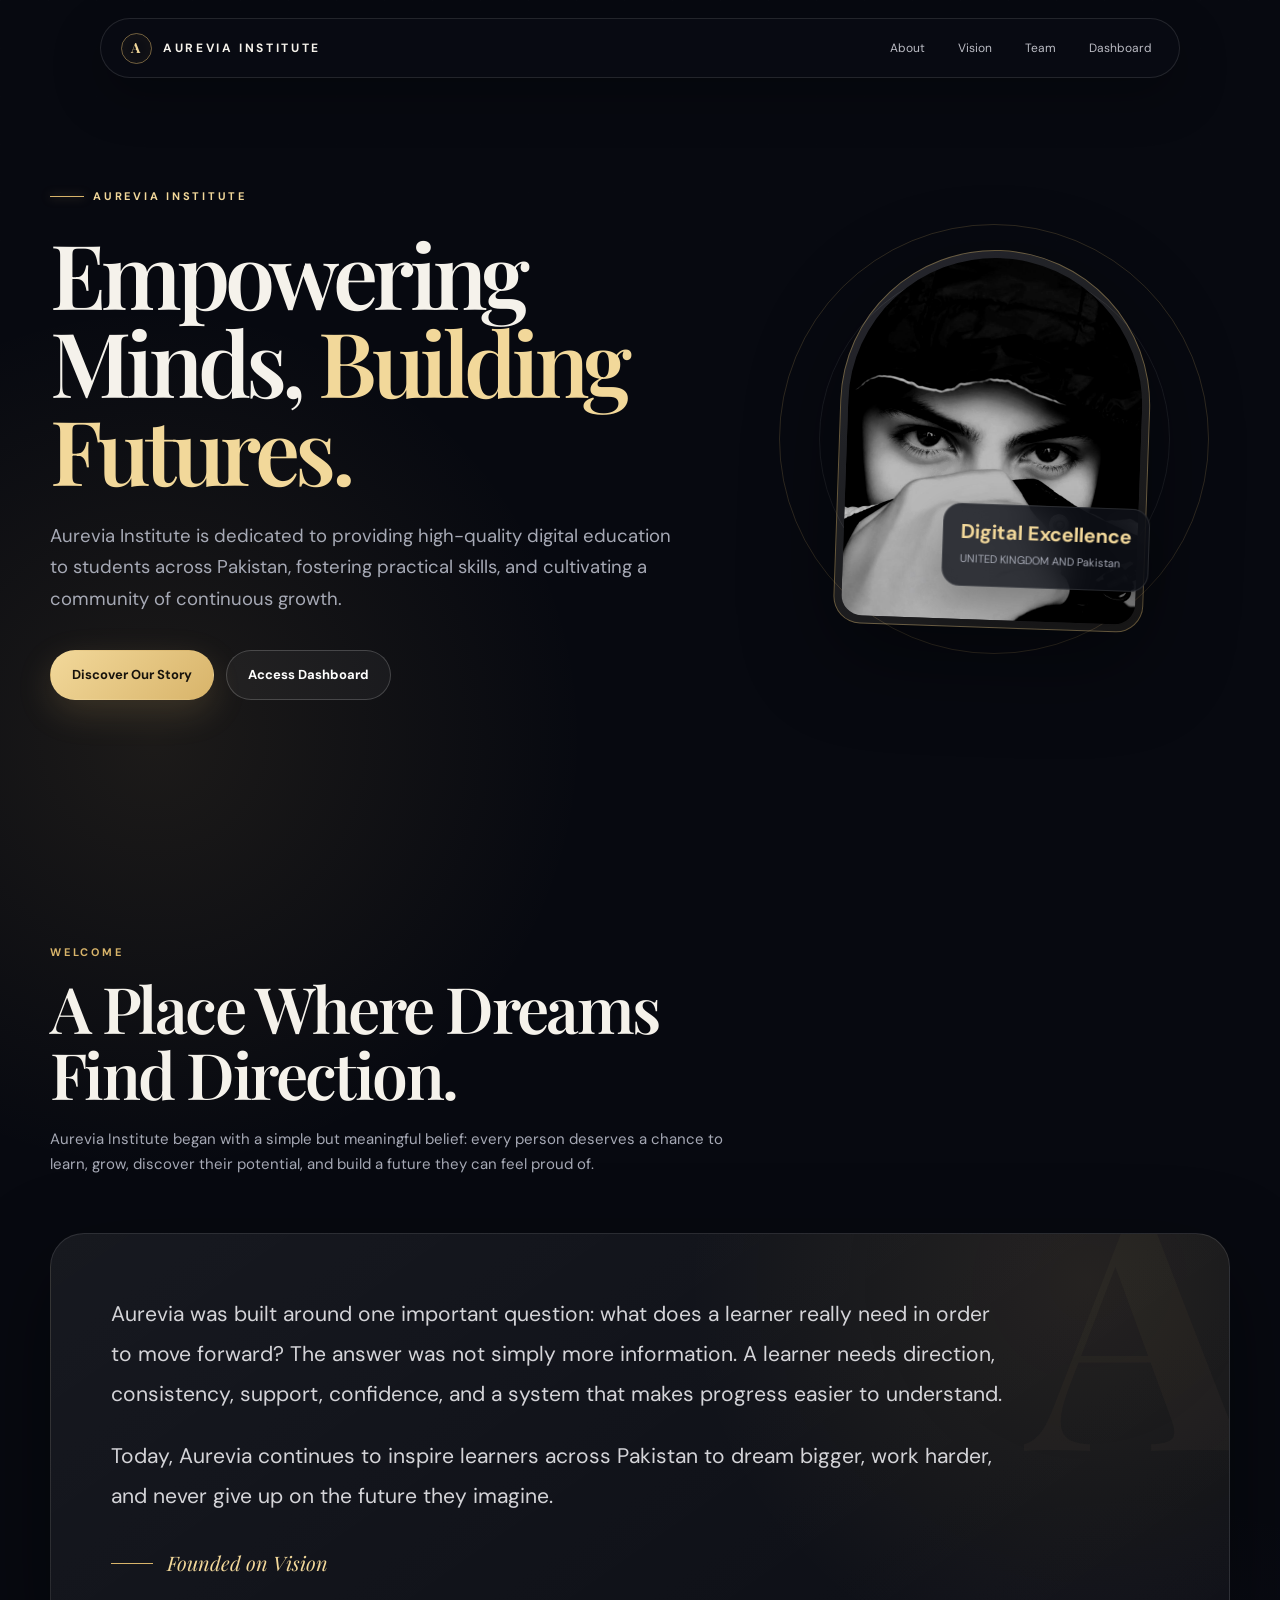
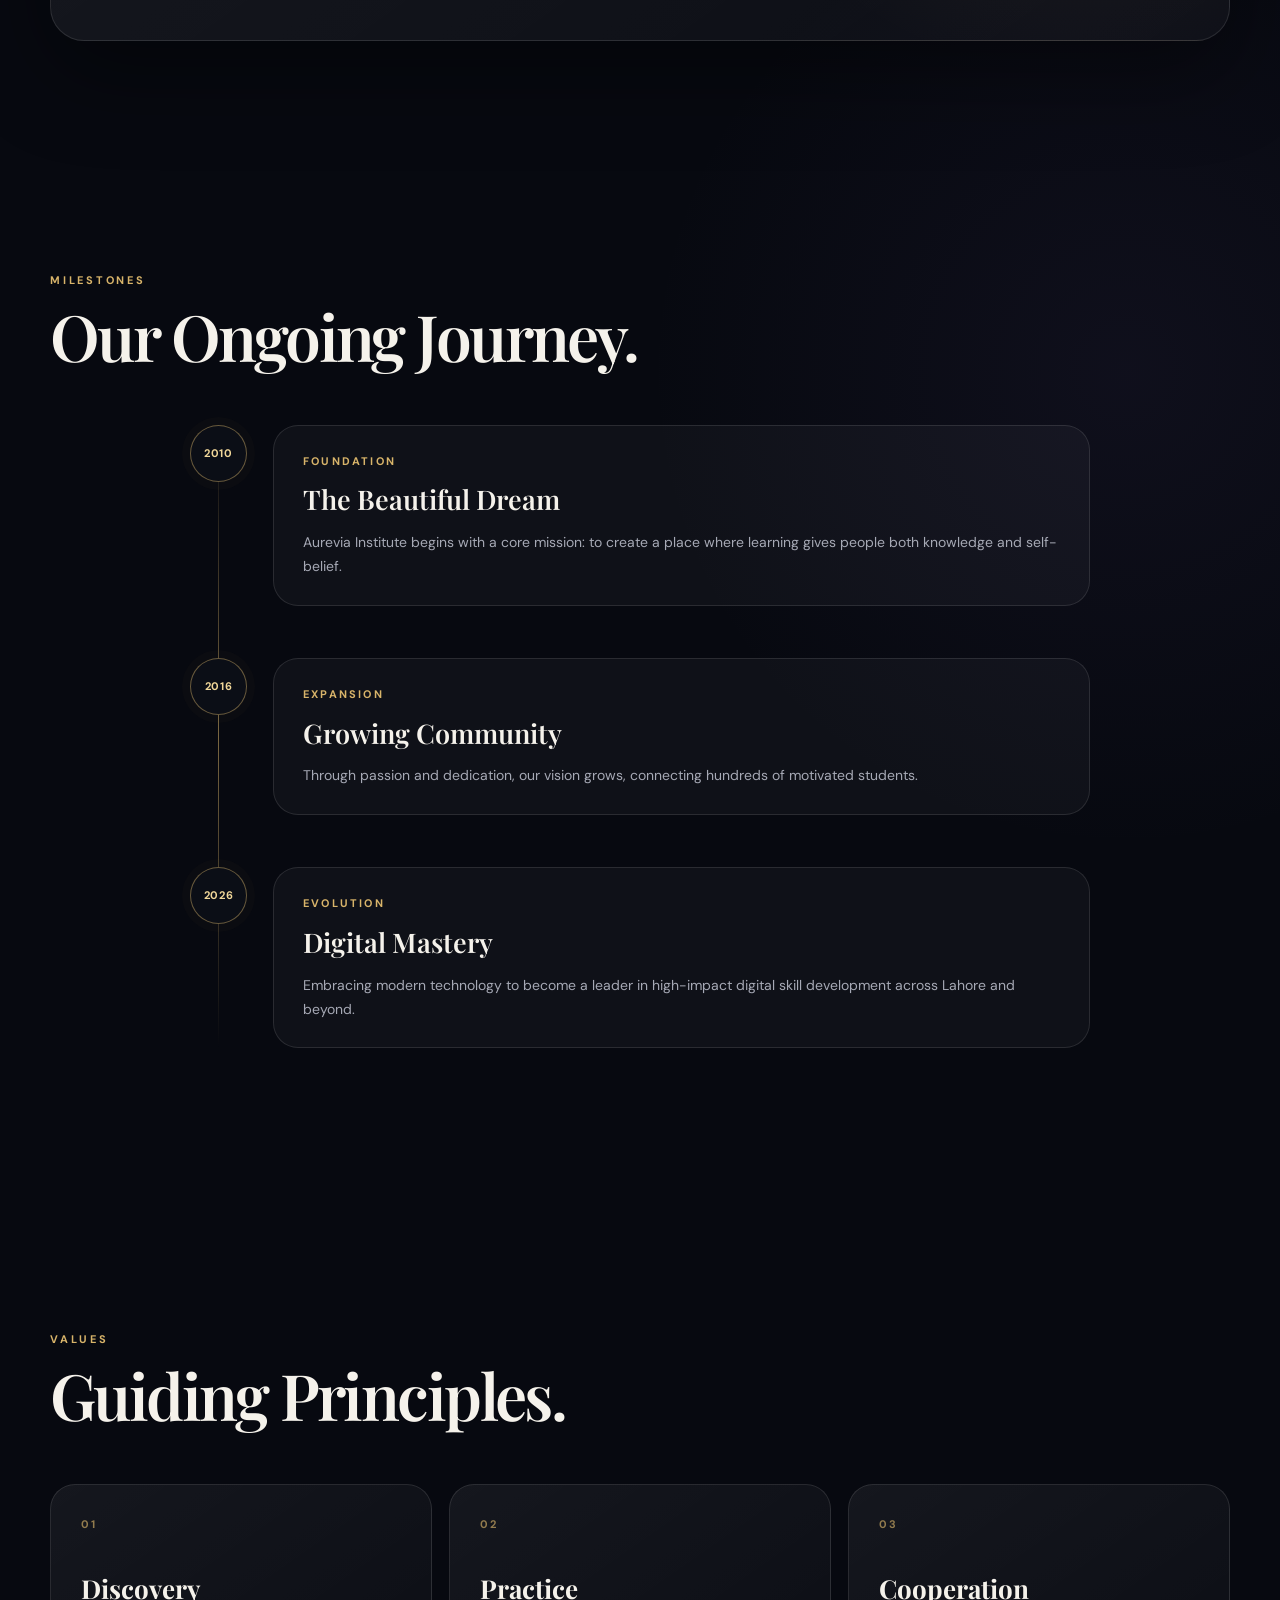
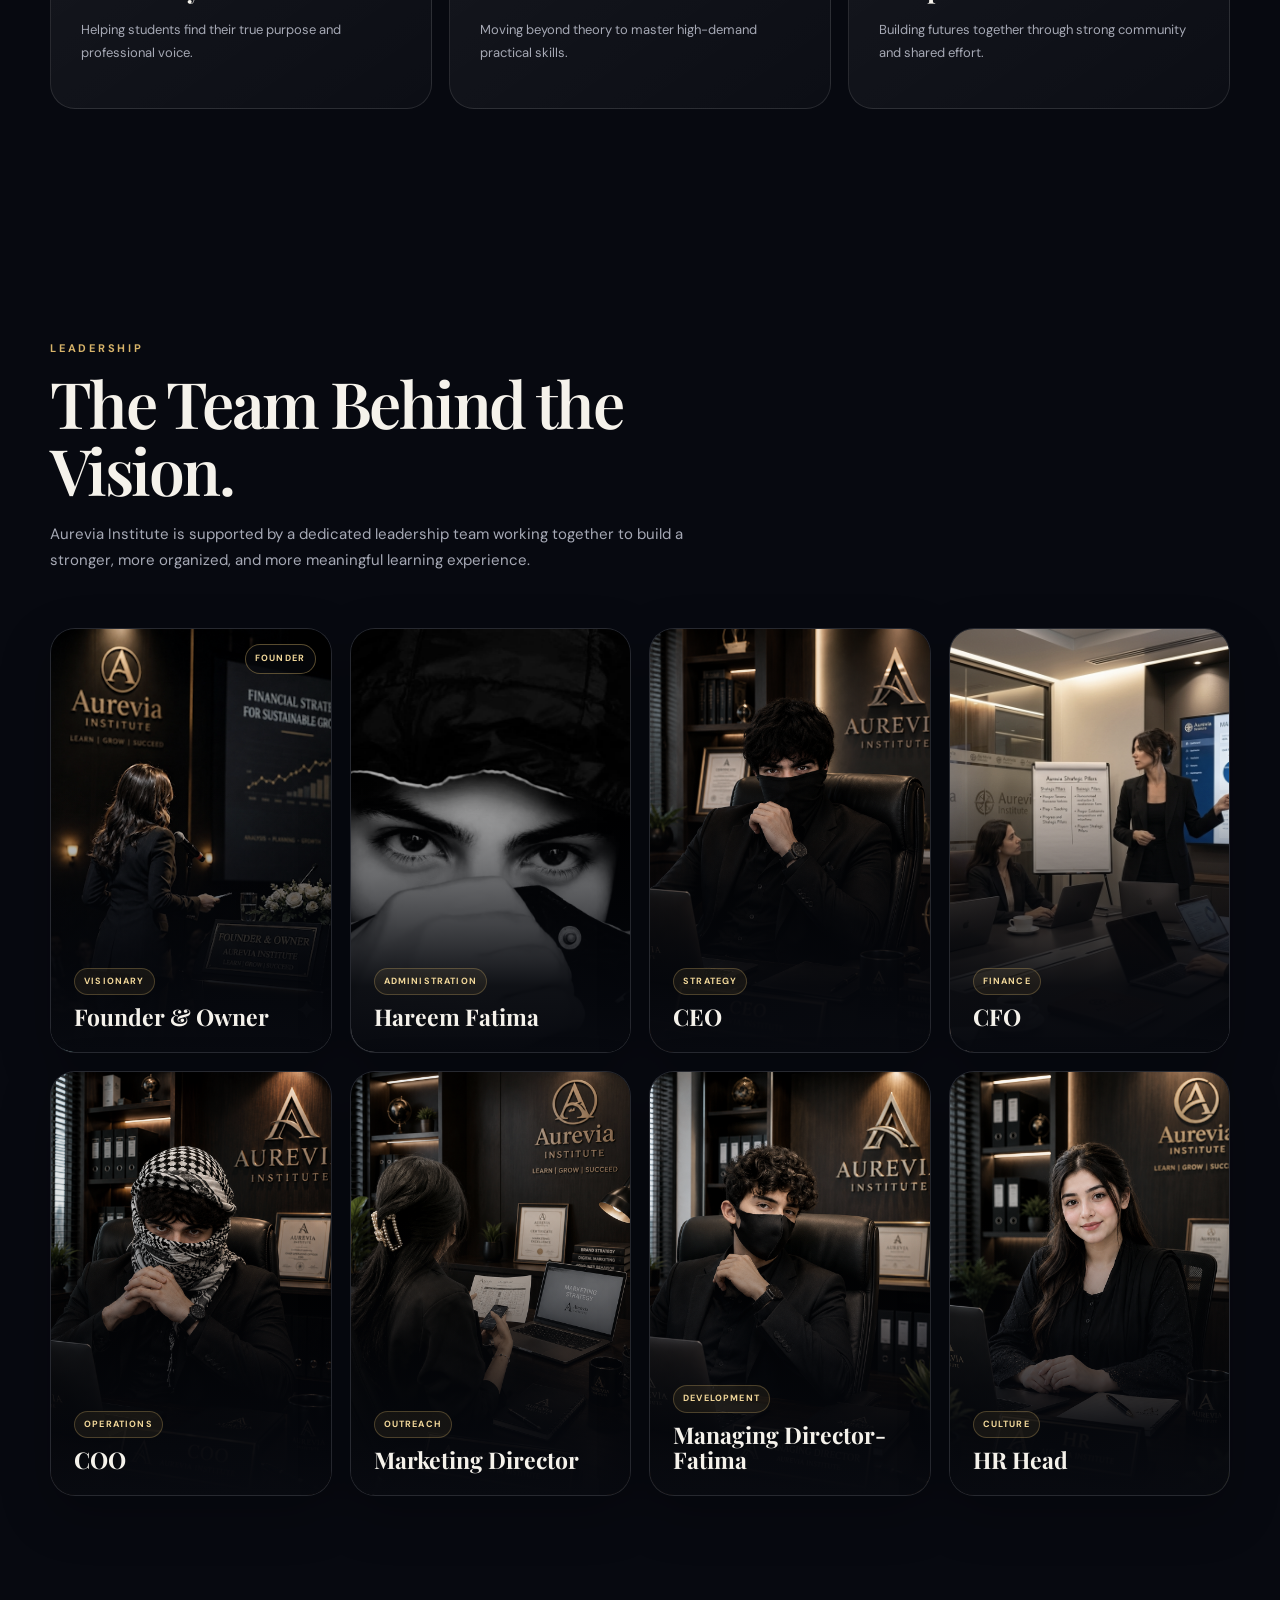
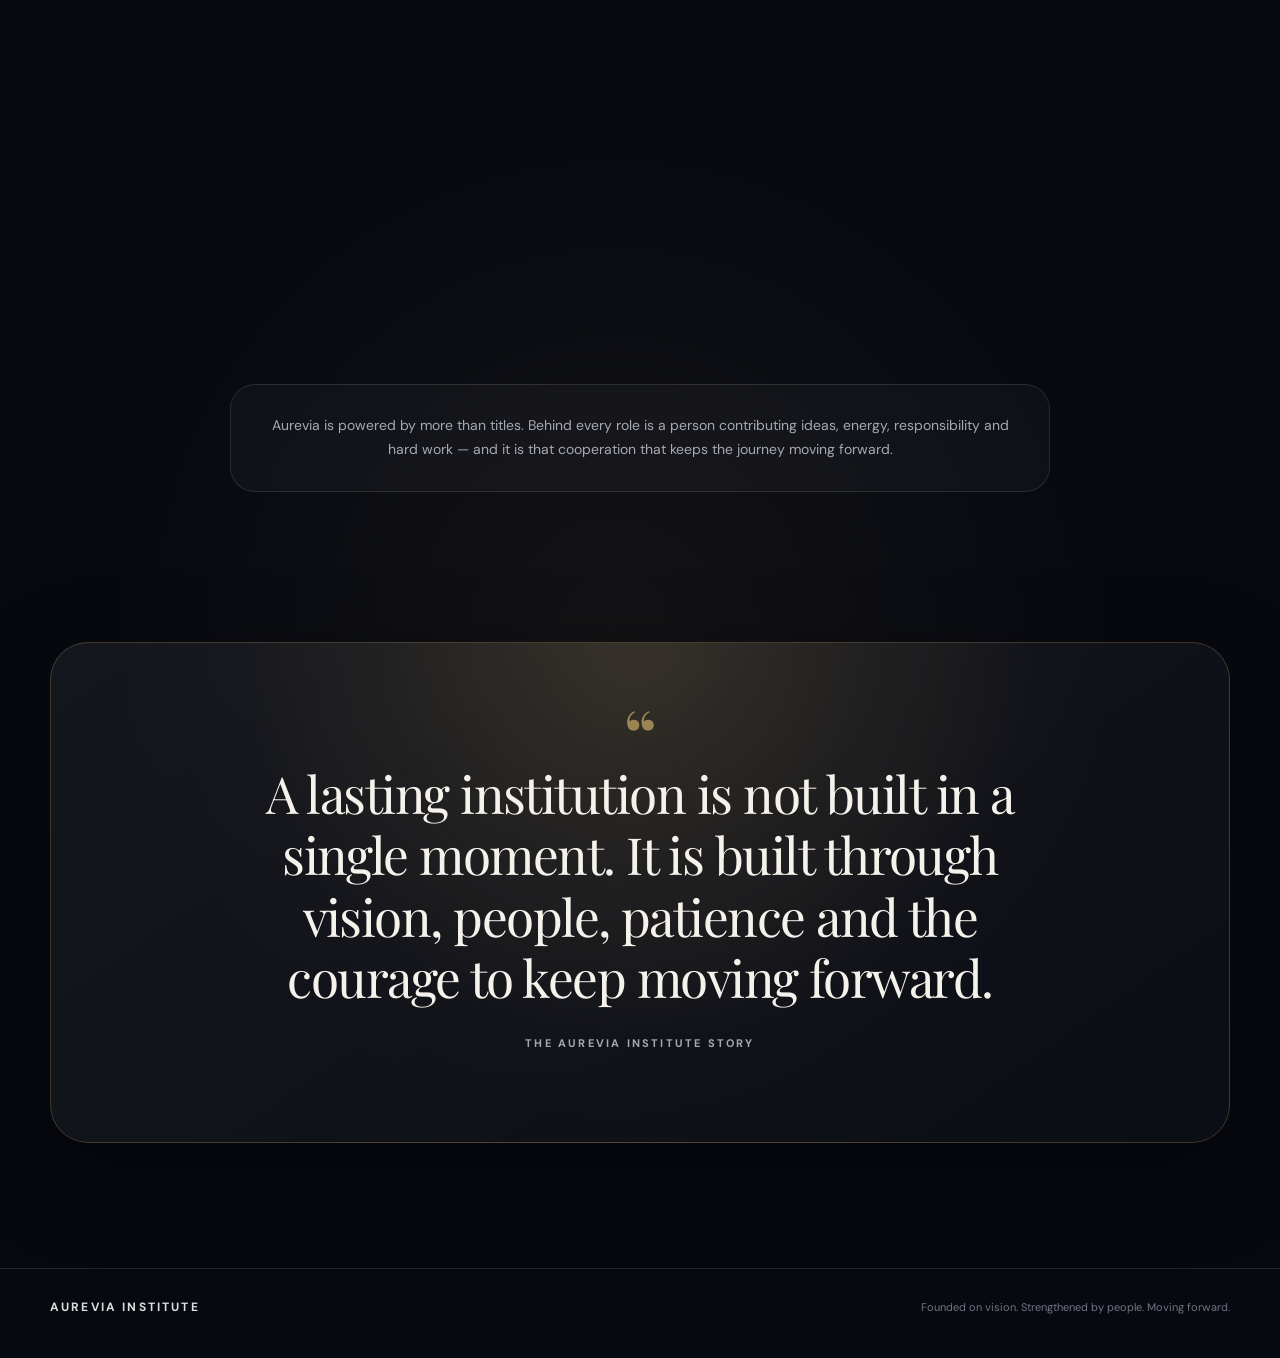
<file: about.html>
<!DOCTYPE html>
<html lang="en">
<head>
  <meta charset="UTF-8" />
  <meta name="viewport" content="width=device-width, initial-scale=1.0, maximum-scale=1.0, user-scalable=no" />
  <meta name="theme-color" content="#080a12" />
  <title>About Us | Aurevia Institute</title>

  <!--
    AUREVIA INSTITUTE — SINGLE FILE ABOUT PAGE
    ------------------------------------------------
    Keep this HTML file in the main "AUREVIA INSTITUTE" folder,
    beside the "assets" folder.
  -->

  <style>
    @import url('https://fonts.googleapis.com/css2?family=DM+Sans:wght@400;500;600;700&family=Playfair+Display:wght@500;600;700&display=swap');

    :root {
      --bg: #070910;
      --bg-soft: #0c0f18;
      --surface: rgba(255,255,255,.055);
      --surface-strong: rgba(255,255,255,.085);
      --line: rgba(255,255,255,.11);
      --line-bright: rgba(255,255,255,.19);
      --text: #f5f2eb;
      --muted: #a6a9b5;
      --gold: #d8b46a;
      --gold-light: #f2d89a;
      --gold-dark: #9b7735;
      --white: #fff;
      --shadow: 0 30px 90px rgba(0,0,0,.42);
      --shadow-premium: 0 32px 75px rgba(0,0,0,.43);
      --radius-xl: 34px;
      --radius-lg: 25px;
      --radius-md: 18px;
      --max: 1180px;
      --easing-premium: cubic-bezier(.165, .84, .44, 1);
    }

    * {
      box-sizing: border-box;
      margin: 0;
      padding: 0;
    }

    html {
      scroll-behavior: smooth;
    }

    body {
      min-height: 100vh;
      overflow-x: hidden;
      background:
        radial-gradient(circle at 12% 12%, rgba(216,180,106,.10), transparent 27rem),
        radial-gradient(circle at 88% 32%, rgba(113,91,170,.08), transparent 30rem),
        radial-gradient(circle at 48% 88%, rgba(216,180,106,.06), transparent 32rem),
        var(--bg);
      color: var(--text);
      font-family: "DM Sans", sans-serif;
      line-height: 1.7;
    }

    body::before {
      content: "";
      position: fixed;
      inset: 0;
      pointer-events: none;
      z-index: -1;
      opacity: .32;
      background-image:
        linear-gradient(rgba(255,255,255,.018) 1px, transparent 1px),
        linear-gradient(90deg, rgba(255,255,255,.018) 1px, transparent 1px);
      background-size: 48px 48px;
      mask-image: linear-gradient(to bottom, black, transparent 90%);
    }

    ::selection {
      color: #111;
      background: var(--gold-light);
    }

    a {
      color: inherit;
      text-decoration: none;
    }

    .container {
      width: min(calc(100% - 40px), var(--max));
      margin-inline: auto;
    }

    /* ---------- TOP PROGRESS ---------- */

    .progress {
      position: fixed;
      inset: 0 auto auto 0;
      width: 0;
      height: 3px;
      z-index: 1000;
      background: linear-gradient(90deg, var(--gold-dark), var(--gold-light), white);
      box-shadow: 0 0 18px rgba(216,180,106,.55);
    }

    /* ---------- NAV ---------- */

    .nav-wrap {
      position: fixed;
      top: 18px;
      left: 0;
      width: 100%;
      z-index: 100;
      pointer-events: none;
    }

    .nav {
      width: min(calc(100% - 30px), 1080px);
      margin: auto;
      padding: 10px 13px 10px 20px;
      display: flex;
      align-items: center;
      justify-content: space-between;
      border: 1px solid var(--line);
      border-radius: 999px;
      background: rgba(10,12,20,.72);
      backdrop-filter: blur(22px);
      -webkit-backdrop-filter: blur(22px);
      box-shadow: 0 18px 50px rgba(0,0,0,.28);
      pointer-events: auto;
    }

    .brand {
      display: flex;
      align-items: center;
      gap: 11px;
      font-size: 12px;
      font-weight: 700;
      letter-spacing: .22em;
      text-transform: uppercase;
    }

    .brand-mark {
      width: 31px;
      height: 31px;
      display: grid;
      place-items: center;
      border: 1px solid rgba(216,180,106,.5);
      border-radius: 50%;
      color: var(--gold-light);
      font-family: "Playfair Display", serif;
      font-size: 14px;
      box-shadow: inset 0 0 20px rgba(216,180,106,.08);
      animation: pulse 3.5s ease-in-out infinite;
    }

    .nav-links {
      display: flex;
      gap: 5px;
    }

    .nav-links a {
      padding: 9px 14px;
      color: #bbbcc4;
      font-size: 12px;
      border-radius: 999px;
      transition: .3s ease;
    }

    .nav-links a:hover {
      color: white;
      background: rgba(255,255,255,.07);
    }

    /* ---------- HERO ---------- */

    .hero {
      min-height: 92vh;
      display: grid;
      align-items: center;
      padding: 150px 0 100px;
      position: relative;
    }

    .hero-grid {
      display: grid;
      grid-template-columns: 1.15fr .85fr;
      gap: 70px;
      align-items: center;
    }

    .eyebrow {
      display: inline-flex;
      align-items: center;
      gap: 9px;
      margin-bottom: 24px;
      color: var(--gold-light);
      font-size: 11px;
      font-weight: 700;
      letter-spacing: .25em;
      text-transform: uppercase;
    }

    .eyebrow::before {
      content: "";
      width: 34px;
      height: 1px;
      background: var(--gold);
      box-shadow: 0 0 10px rgba(216,180,106,.6);
    }

    h1 {
      max-width: 780px;
      font-family: "Playfair Display", serif;
      font-size: clamp(3.4rem, 7vw, 6.8rem);
      font-weight: 600;
      letter-spacing: -.055em;
      line-height: .98;
    }

    .gold-text {
      color: var(--gold-light);
    }

    .hero-copy {
      max-width: 650px;
      margin-top: 28px;
      color: var(--muted);
      font-size: clamp(1rem, 1.7vw, 1.16rem);
    }

    .hero-actions {
      display: flex;
      gap: 12px;
      margin-top: 35px;
      flex-wrap: wrap;
    }

    .btn {
      position: relative;
      overflow: hidden;
      padding: 13px 21px;
      border: 1px solid var(--line-bright);
      border-radius: 999px;
      background: rgba(255,255,255,.045);
      color: white;
      font-size: 13px;
      font-weight: 700;
      transition: var(--easing-premium) .35s;
    }

    .btn::after {
      content: "";
      position: absolute;
      inset: 0;
      transform: translateX(-110%);
      background: linear-gradient(90deg, transparent, rgba(255,255,255,.15), transparent);
      transition: .55s ease;
    }

    .btn:hover::after {
      transform: translateX(110%);
    }

    .btn:hover {
      transform: translateY(-3px);
      border-color: rgba(216,180,106,.6);
    }

    .btn.primary {
      color: #17130c;
      border-color: transparent;
      background: linear-gradient(135deg, var(--gold-light), var(--gold));
      box-shadow: 0 12px 35px rgba(216,180,106,.18);
    }

    .hero-visual {
      position: relative;
      min-height: 490px;
      display: grid;
      place-items: center;
    }

    .hero-ring {
      position: absolute;
      width: min(430px, 82vw);
      aspect-ratio: 1;
      border: 1px solid rgba(216,180,106,.19);
      border-radius: 50%;
      animation: slowSpin 22s linear infinite;
    }

    .hero-ring::before,
    .hero-ring::after {
      content: "";
      position: absolute;
      border-radius: 50%;
      border: 1px solid rgba(255,255,255,.08);
    }

    .hero-ring::before { inset: 9%; }
    .hero-ring::after { inset: 20%; }

    .portrait-frame {
      position: relative;
      width: min(310px, 72vw);
      aspect-ratio: .82;
      padding: 7px;
      border: 1px solid rgba(216,180,106,.4);
      border-radius: 160px 160px 28px 28px;
      background: linear-gradient(145deg, rgba(255,255,255,.12), rgba(216,180,106,.08));
      box-shadow: var(--shadow);
      transform: rotate(2deg);
      transition: var(--easing-premium) .5s;
    }

    .portrait-frame:hover {
      transform: rotate(0deg) translateY(-8px);
      box-shadow: 0 40px 100px rgba(0,0,0,.55);
    }

    .portrait-frame img {
      width: 100%;
      height: 100%;
      display: block;
      object-fit: cover;
      border-radius: 155px 155px 22px 22px;
      filter: saturate(.8) contrast(1.05);
    }

    .floating-badge {
      position: absolute;
      right: -5px;
      bottom: 40px;
      max-width: 210px;
      padding: 15px 17px;
      border: 1px solid var(--line);
      border-radius: 18px;
      background: rgba(11,13,21,.78);
      backdrop-filter: blur(20px);
      box-shadow: 0 20px 50px rgba(0,0,0,.35);
      animation: float 4s ease-in-out infinite;
    }

    .floating-badge strong {
      display: block;
      color: var(--gold-light);
      font-size: 20px;
      line-height: 1.2;
    }

    .floating-badge span {
      color: var(--muted);
      font-size: 11px;
    }

    /* ---------- SECTION COMMON ---------- */

    section {
      padding: 115px 0;
      position: relative;
    }

    .section-head {
      max-width: 700px;
      margin-bottom: 55px;
    }

    .section-kicker {
      color: var(--gold);
      font-size: 11px;
      font-weight: 700;
      letter-spacing: .25em;
      text-transform: uppercase;
      margin-bottom: 13px;
    }

    h2 {
      font-family: "Playfair Display", serif;
      font-size: clamp(2.4rem, 5vw, 4.4rem);
      font-weight: 600;
      line-height: 1.04;
      letter-spacing: -.04em;
    }

    .section-head p {
      margin-top: 19px;
      color: var(--muted);
      font-size: 15px;
    }

    /* ---------- INTRO ---------- */

    .intro-card {
      position: relative;
      overflow: hidden;
      padding: clamp(28px, 6vw, 60px);
      border: 1px solid var(--line);
      border-radius: var(--radius-xl);
      background:
        radial-gradient(circle at 88% 12%, rgba(216,180,106,.10), transparent 25rem),
        linear-gradient(145deg, rgba(255,255,255,.065), rgba(255,255,255,.025));
      box-shadow: var(--shadow);
    }

    .intro-card::before {
      content: "A";
      position: absolute;
      right: -20px;
      top: -85px;
      color: rgba(216,180,106,.035);
      font: 700 330px/1 "Playfair Display", serif;
      pointer-events: none;
    }

    .intro-card p {
      position: relative;
      z-index: 1;
      max-width: 900px;
      color: #d4d4d8;
      font-size: clamp(1.05rem, 2vw, 1.32rem);
      line-height: 1.9;
    }

    .intro-card p + p {
      margin-top: 22px;
    }

    .signature {
      position: relative;
      z-index: 1;
      display: inline-flex;
      align-items: center;
      gap: 14px;
      margin-top: 30px;
      color: var(--gold-light);
      font-family: "Playfair Display", serif;
      font-size: 20px;
      font-style: italic;
    }

    .signature::before {
      content: "";
      width: 42px;
      height: 1px;
      background: var(--gold);
    }

    /* ---------- JOURNEY ---------- */

    .journey {
      overflow: hidden;
    }

    .timeline {
      position: relative;
      max-width: 900px;
      margin: 0 auto;
    }

    .timeline::before {
      content: "";
      position: absolute;
      left: 28px;
      top: 0;
      bottom: 0;
      width: 1px;
      background: linear-gradient(to bottom, transparent, rgba(216,180,106,.55), transparent);
    }

    .timeline-item {
      position: relative;
      display: grid;
      grid-template-columns: 58px 1fr;
      gap: 25px;
      margin-bottom: 52px;
    }

    .timeline-dot {
      width: 57px;
      height: 57px;
      display: grid;
      place-items: center;
      border: 1px solid rgba(216,180,106,.45);
      border-radius: 50%;
      background: #0b0e16;
      color: var(--gold-light);
      font-size: 11px;
      font-weight: 700;
      letter-spacing: .06em;
      box-shadow: 0 0 0 8px rgba(216,180,106,.025);
      z-index: 1;
    }

    .timeline-content {
      padding: 26px 29px;
      border: 1px solid var(--line);
      border-radius: var(--radius-lg);
      background: rgba(255,255,255,.035);
      transition: var(--easing-premium) .4s;
    }

    .timeline-content:hover {
      transform: translateX(7px);
      border-color: rgba(216,180,106,.30);
      background: rgba(255,255,255,.055);
      box-shadow: 0 18px 50px rgba(0,0,0,.24);
    }

    .timeline-content .year {
      color: var(--gold);
      font-size: 11px;
      font-weight: 700;
      letter-spacing: .2em;
      text-transform: uppercase;
    }

    .timeline-content h3 {
      margin: 7px 0 8px;
      font-family: "Playfair Display", serif;
      font-size: 27px;
      font-weight: 600;
    }

    .timeline-content p {
      color: var(--muted);
      font-size: 14px;
    }

    /* ---------- VALUES ---------- */

    .values-grid {
      display: grid;
      grid-template-columns: repeat(3, 1fr);
      gap: 17px;
    }

    .value-card {
      min-height: 225px;
      padding: 30px;
      border: 1px solid var(--line);
      border-radius: var(--radius-lg);
      background: linear-gradient(145deg, rgba(255,255,255,.06), rgba(255,255,255,.025));
      transition: var(--easing-premium) .45s;
    }

    .value-card:hover {
      transform: translateY(-9px);
      border-color: rgba(216,180,106,.35);
      box-shadow: 0 25px 60px rgba(0,0,0,.28);
    }

    .value-number {
      color: rgba(216,180,106,.65);
      font-size: 11px;
      font-weight: 700;
      letter-spacing: .18em;
    }

    .value-card h3 {
      margin: 34px 0 8px;
      font-family: "Playfair Display", serif;
      font-size: 26px;
    }

    .value-card p {
      color: var(--muted);
      font-size: 13px;
    }

    /* ---------- TEAM ---------- */

    .team-section {
      padding-bottom: 80px;
    }

    .team-grid {
      display: grid;
      grid-template-columns: repeat(4, 1fr);
      gap: 18px;
      align-items: stretch;
    }

    .team-card {
      position: relative;
      height: 425px;
      min-width: 0;
      overflow: hidden;
      border: 1px solid var(--line);
      border-radius: 25px;
      background: #0c0f17;
      box-shadow: 0 18px 50px rgba(0,0,0,.25);
      isolation: isolate;
      transition: var(--easing-premium) .45s, border-color .35s ease, box-shadow .45s ease;
    }

    .team-card:hover {
      transform: translateY(-10px);
      border-color: rgba(216,180,106,.42);
      box-shadow: var(--shadow-premium);
    }

    .team-image-wrap {
      position: absolute;
      inset: 0;
      width: 100%;
      height: 100%;
      overflow: hidden;
    }

    .team-image {
      width: 100%;
      height: 100%;
      object-fit: cover;
      object-position: center top;
      filter: grayscale(.14) saturate(.82);
      transition: var(--easing-premium) .75s, filter .5s ease;
    }

    .team-card:hover .team-image {
      transform: scale(1.055);
      filter: grayscale(0) saturate(1);
    }

    .team-card::before {
      content: "";
      position: absolute;
      inset: 0;
      background: linear-gradient(to top, rgba(216,180,106,.08), transparent 40%);
      opacity: 0;
      transition: .4s ease;
      z-index: 1;
    }
    .team-card:hover::before { opacity: 1; }

    .team-overlay {
      position: absolute;
      inset: 35% 0 0;
      z-index: 1;
      background: linear-gradient(to bottom, transparent 0%, rgba(5,7,12,.22) 20%, rgba(5,7,12,.94) 76%, #080a10 100%);
    }

    .team-content {
      position: absolute;
      z-index: 2;
      left: 0;
      right: 0;
      bottom: 0;
      padding: 23px;
    }

    .team-role {
      display: inline-flex;
      padding: 5px 9px;
      margin-bottom: 9px;
      border: 1px solid rgba(216,180,106,.28);
      border-radius: 999px;
      color: var(--gold-light);
      background: rgba(216,180,106,.08);
      font-size: 9px;
      font-weight: 700;
      letter-spacing: .13em;
      text-transform: uppercase;
    }

    .team-content h3 {
      font-family: "Playfair Display", serif;
      font-size: 23px;
      line-height: 1.1;
    }

    .team-content p {
      max-height: 0;
      margin-top: 0;
      overflow: hidden;
      color: #b7b8c1;
      font-size: 12px;
      opacity: 0;
      transition: .45s ease;
    }

    .team-card:hover .team-content p {
      max-height: 80px;
      margin-top: 9px;
      opacity: 1;
    }

    .team-card.featured::after {
      content: "FOUNDER";
      position: absolute;
      top: 15px;
      right: 15px;
      z-index: 3;
      padding: 6px 9px;
      border: 1px solid rgba(216,180,106,.4);
      border-radius: 999px;
      background: rgba(8,10,15,.65);
      color: var(--gold-light);
      font-size: 9px;
      font-weight: 700;
      letter-spacing: .14em;
    }

    /* ---------- TEAM EXTRA ---------- */

    .team-note {
      max-width: 820px;
      margin: 45px auto 0;
      padding: 29px;
      text-align: center;
      border: 1px solid var(--line);
      border-radius: var(--radius-lg);
      background: rgba(255,255,255,.03);
    }

    .team-note p {
      color: var(--muted);
      font-size: 14px;
    }

    /* ---------- QUOTE ---------- */

    .quote-section {
      padding-top: 70px;
      padding-bottom: 125px;
    }

    .quote-card {
      position: relative;
      overflow: hidden;
      padding: clamp(45px, 8vw, 90px);
      text-align: center;
      border: 1px solid rgba(216,180,106,.24);
      border-radius: 38px;
      background:
        radial-gradient(circle at 50% 0%, rgba(216,180,106,.13), transparent 25rem),
        linear-gradient(145deg, rgba(255,255,255,.06), rgba(255,255,255,.025));
      box-shadow: var(--shadow);
    }

    .quote-mark {
      color: var(--gold);
      font: 700 70px/0 "Playfair Display", serif;
      opacity: .65;
    }

    blockquote {
      max-width: 850px;
      margin: 30px auto 25px;
      font-family: "Playfair Display", serif;
      font-size: clamp(1.8rem, 4vw, 3.35rem);
      line-height: 1.2;
      letter-spacing: -.03em;
    }

    .quote-author {
      color: var(--muted);
      font-size: 11px;
      font-weight: 700;
      letter-spacing: .2em;
      text-transform: uppercase;
    }

    /* ---------- FOOTER ---------- */

    footer {
      padding: 28px 0 40px;
      border-top: 1px solid var(--line);
    }

    .footer-inner {
      display: flex;
      justify-content: space-between;
      align-items: center;
      gap: 20px;
    }

    .footer-brand {
      color: #ddd;
      font-size: 12px;
      font-weight: 700;
      letter-spacing: .18em;
      text-transform: uppercase;
    }

    footer p {
      color: #727581;
      font-size: 11px;
    }

    /* ---------- REVEAL ANIMATION ---------- */

    .reveal {
      opacity: 0;
      transform: translateY(30px);
      transition: opacity .75s ease, transform .75s cubic-bezier(.165, .84, .44, 1);
    }

    .reveal.visible {
      opacity: 1;
      transform: translateY(0);
    }

    .delay-1 { transition-delay: .08s; }
    .delay-2 { transition-delay: .16s; }
    .delay-3 { transition-delay: .24s; }
    .delay-4 { transition-delay: .32s; }

    /* ---------- MICRO ANIMATIONS ---------- */

    @keyframes slowSpin { to { transform: rotate(360deg); } }
    @keyframes float {
      0%, 100% { transform: translateY(0); }
      50% { transform: translateY(-9px); }
    }
    @keyframes pulse {
      0%, 100% { box-shadow: 0 0 0 0 rgba(216,180,106,0); }
      50% { box-shadow: 0 0 0 8px rgba(216,180,106,.055); }
    }

    /* ---------- RESPONSIVE ---------- */

    @media (max-width: 1050px) {
      .team-grid { grid-template-columns: repeat(3, 1fr); }
    }

    @media (max-width: 850px) {
      .nav-links a:nth-child(2) { display: none; }
      .hero { min-height: auto; padding-top: 145px; }
      .hero-grid { grid-template-columns: 1fr; gap: 55px; }
      .hero-visual { min-height: 420px; }
      .values-grid { grid-template-columns: 1fr; }
      .team-grid { grid-template-columns: repeat(2, 1fr); }
      .team-card { height: 410px; }
    }

    @media (max-width: 560px) {
      .container { width: min(calc(100% - 26px), var(--max)); }
      section { padding: 80px 0; }
      .nav { width: calc(100% - 18px); padding-inline: 14px; }
      .nav-links a { padding-inline: 10px; }
      h1 { letter-spacing: -.03em; }
      h2 { font-size: 2.3rem; }
      .intro-card { border-radius: var(--radius-lg); }
      .story-card::before { display: none; }
      .timeline-content h3 { font-size: 22px; }
      .team-grid { grid-template-columns: 1fr; }
      .team-card { height: 430px; }
      .floating-badge { right: 10px; bottom: 20px; }
    }
  </style>
</head>

<body>

  <div class="progress" id="progress"></div>

  <div class="nav-wrap">
    <nav class="nav">
      <a href="#" class="brand">
        <div class="brand-mark">A</div>
        Aurevia Institute
      </a>
      <div class="nav-links">
        <a href="#about">About</a>
        <a href="#vision">Vision</a>
        <a href="#team">Team</a>
        <a href="dashboard.html">Dashboard</a>
      </div>
    </nav>
  </div>

  <main>

    <!-- HERO -->
    <header class="hero">
      <div class="container">
        <div class="hero-grid">
          <div class="hero-content">
            <div class="eyebrow">Aurevia Institute</div>
            <h1>Empowering Minds, <span class="gold-text">Building Futures.</span></h1>
            <p class="hero-copy">
              Aurevia Institute is dedicated to providing high-quality digital education
              to students across Pakistan, fostering practical skills, and cultivating
              a community of continuous growth.
            </p>
            <div class="hero-actions">
              <a href="#about" class="btn primary">Discover Our Story</a>
              <a href="dashboard.html" class="btn">Access Dashboard</a>
            </div>
          </div>
          <div class="hero-visual">
            <div class="hero-ring"></div>
            <div class="portrait-frame">
              <img src="admin.png" alt="Aurevia Institute Administrator" />
              <div class="floating-badge">
                <strong>Digital Excellence</strong>
                <span>UNITED KINGDOM AND Pakistan</span>
              </div>
            </div>
          </div>
        </div>
      </div>
    </header>

    <!-- ABOUT / INTRO -->
    <section id="about">
      <div class="container">
        <div class="section-head reveal">
          <div class="section-kicker">Welcome</div>
          <h2>A Place Where Dreams Find Direction.</h2>
          <p>
            Aurevia Institute began with a simple but meaningful belief: every person
            deserves a chance to learn, grow, discover their potential, and build a
            future they can feel proud of.
          </p>
        </div>
        <div class="intro-card reveal">
          <p>
            Aurevia was built around one important question: what does a learner really
            need in order to move forward? The answer was not simply more information.
            A learner needs direction, consistency, support, confidence, and a system
            that makes progress easier to understand.
          </p>
          <p>
            Today, Aurevia continues to inspire learners across Pakistan to dream bigger,
            work harder, and never give up on the future they imagine.
          </p>
          <div class="signature">Founded on Vision</div>
        </div>
      </div>
    </section>

    <!-- JOURNEY -->
    <section id="journey" class="journey">
      <div class="container">
        <div class="section-head reveal">
          <div class="section-kicker">Milestones</div>
          <h2>Our Ongoing Journey.</h2>
        </div>
        
        <div class="timeline">
          <div class="timeline-item reveal delay-1">
            <div class="timeline-dot">2010</div>
            <div class="timeline-content">
              <div class="year">Foundation</div>
              <h3>The Beautiful Dream</h3>
              <p>Aurevia Institute begins with a core mission: to create a place where learning gives people both knowledge and self-belief.</p>
            </div>
          </div>
          <div class="timeline-item reveal delay-2">
            <div class="timeline-dot">2016</div>
            <div class="timeline-content">
              <div class="year">Expansion</div>
              <h3>Growing Community</h3>
              <p>Through passion and dedication, our vision grows, connecting hundreds of motivated students.</p>
            </div>
          </div>
          <div class="timeline-item reveal delay-3">
            <div class="timeline-dot">2026</div>
            <div class="timeline-content">
              <div class="year">Evolution</div>
              <h3>Digital Mastery</h3>
              <p>Embracing modern technology to become a leader in high-impact digital skill development across Lahore and beyond.</p>
            </div>
          </div>
        </div>
      </div>
    </section>

    <!-- VISION/VALUES -->
    <section id="vision">
      <div class="container">
        <div class="section-head reveal">
          <div class="section-kicker">Values</div>
          <h2>Guiding Principles.</h2>
        </div>
        <div class="values-grid">
          <article class="value-card reveal delay-1">
            <div class="value-number">01</div>
            <h3>Discovery</h3>
            <p>Helping students find their true purpose and professional voice.</p>
          </article>
          <article class="value-card reveal delay-2">
            <div class="value-number">02</div>
            <h3>Practice</h3>
            <p>Moving beyond theory to master high-demand practical skills.</p>
          </article>
          <article class="value-card reveal delay-3">
            <div class="value-number">03</div>
            <h3>Cooperation</h3>
            <p>Building futures together through strong community and shared effort.</p>
          </article>
        </div>
      </div>
    </section>

    <!-- TEAM -->
    <section id="team" class="team-section">
      <div class="container">
        <div class="section-head reveal">
          <div class="section-kicker">Leadership</div>
          <h2>The Team Behind the Vision.</h2>
          <p>
            Aurevia Institute is supported by a dedicated leadership team working
            together to build a stronger, more organized, and more meaningful
            learning experience.
          </p>
        </div>

        <div class="team-grid">
          
          <!-- FOUNDER/OWNER -->
          <article class="team-card featured reveal delay-1">
            <div class="team-image-wrap">
              <img src="owner.jpg" class="team-image" alt="Founder & Owner" />
            </div>
            <div class="team-overlay"></div>
            <div class="team-content">
              <div class="team-role">Visionary</div>
              <h3>Founder & Owner</h3>
              <p>Leading the journey with ambition, creativity, and commitment.</p>
            </div>
          </article>

          <!-- ADMIN -->
          <article class="team-card reveal delay-2">
            <div class="team-image-wrap">
              <img src="admin.png" class="team-image" alt="Administrator" />
            </div>
            <div class="team-overlay"></div>
            <div class="team-content">
              <div class="team-role">Administration</div>
              <h3>Hareem Fatima</h3>
              <p>Ensuring operational excellence and student success.</p>
            </div>
          </article>

          <!-- CEO -->
          <article class="team-card reveal delay-3">
            <div class="team-image-wrap">
              <img src="ceo.jpg" class="team-image" alt="CEO" />
            </div>
            <div class="team-overlay"></div>
            <div class="team-content">
              <div class="team-role">Strategy</div>
              <h3>CEO</h3>
              <p>Guiding the institute's strategic direction and future growth.</p>
            </div>
          </article>

          <!-- CFO -->
          <article class="team-card reveal delay-4">
            <div class="team-image-wrap">
              <img src="cfo.jpg" class="team-image" alt="CFO" />
            </div>
            <div class="team-overlay"></div>
            <div class="team-content">
              <div class="team-role">Finance</div>
              <h3>CFO</h3>
              <p>Managing financial health and long-term sustainability.</p>
            </div>
          </article>

          <!-- COO -->
          <article class="team-card reveal delay-1">
            <div class="team-image-wrap">
           <img src="coo.jpg" class="team-image" alt="COO" />
            </div>
            <div class="team-overlay"></div>
            <div class="team-content">
              <div class="team-role">Operations</div>
              <h3>COO</h3>
              <p>Optimizing daily operations and educational delivery.</p>
            </div>
          </article>

          <!-- MARKETING -->
          <article class="team-card reveal delay-2">
            <div class="team-image-wrap">
         <img src="marketing-director.jpg" class="team-image" alt="Marketing Director" />
            </div>
            <div class="team-overlay"></div>
            <div class="team-content">
              <div class="team-role">Outreach</div>
              <h3>Marketing Director</h3>
              <p>Expanding our reach and connecting with aspiring students.</p>
            </div>
          </article>

          <!-- MD -->
          <article class="team-card reveal delay-3">
            <div class="team-image-wrap">
              <img src="md.jpg" class="team-image" alt="Managing Director" />
            </div>
            <div class="team-overlay"></div>
            <div class="team-content">
              <div class="team-role">Development</div>
              <h3>Managing Director-Fatima</h3>
              <p>Fostering corporate partnerships and program expansion.</p>
            </div>
          </article>

          <!-- HR -->
          <article class="team-card reveal delay-4">
            <div class="team-image-wrap">
              <img src="hr.jpg" class="team-image" alt="HR Head" />
            </div>
            <div class="team-overlay"></div>
            <div class="team-content">
              <div class="team-role">Culture</div>
              <h3>HR Head</h3>
              <p>Building a supportive environment for staff and faculty.</p>
            </div>
          </article>

          <!-- SENIOR MANAGER (extra card to fill gap) -->
          <article class="team-card reveal delay-1" style="grid-column: span 1;">
            <div class="team-image-wrap">
              <img src="senior-manager.jpg" class="team-image" alt="Senior Manager" />
            </div>
            <div class="team-overlay"></div>
            <div class="team-content">
              <div class="team-role">Leadership</div>
              <h3>Senior Manager</h3>
              <p>Helping teams stay focused, accountable and aligned with shared goals.</p>
            </div>
          </article>

        </div>

        <div class="team-note reveal">
          <p>
            Aurevia is powered by more than titles. Behind every role is a person
            contributing ideas, energy, responsibility and hard work — and it is
            that cooperation that keeps the journey moving forward.
          </p>
        </div>

      </div>
    </section>

    <!-- CLOSING QUOTE -->
    <section class="quote-section">
      <div class="container">
        <div class="quote-card reveal">
          <div class="quote-mark">“</div>

          <blockquote>
            A lasting institution is not built in a single moment.
            It is built through vision, people, patience and the courage
            to keep moving forward.
          </blockquote>

          <div class="quote-author">The Aurevia Institute Story</div>
        </div>
      </div>
    </section>

  </main>

  <footer>
    <div class="container footer-inner">
      <div class="footer-brand">Aurevia Institute</div>
      <p>Founded on vision. Strengthened by people. Moving forward.</p>
    </div>
  </footer>

  <script>
    /* ---------- SCROLL PROGRESS ---------- */
    const progress = document.getElementById("progress");

    function updateProgress() {
      const scrollTop = window.scrollY;
      const scrollHeight = document.documentElement.scrollHeight - window.innerHeight;
      const percent = scrollHeight > 0 ? (scrollTop / scrollHeight) * 100 : 0;
      progress.style.width = percent + "%";
    }

    window.addEventListener("scroll", updateProgress, { passive: true });
    updateProgress();

    /* ---------- REVEAL ON SCROLL ---------- */
    const revealItems = document.querySelectorAll(".reveal");

    const observer = new IntersectionObserver((entries) => {
      entries.forEach((entry) => {
        if (entry.isIntersecting) {
          entry.target.classList.add("visible");
          observer.unobserve(entry.target);
        }
      });
    }, {
      threshold: 0.12,
      rootMargin: "0px 0px -35px 0px"
    });

    revealItems.forEach((item) => observer.observe(item));

    /* ---------- SUBTLE CARD TILT ----------
       Disabled on touch devices. Gives desktop cards a premium
       micro-interaction without becoming distracting.
    */
    const finePointer = window.matchMedia("(pointer: fine)").matches;

    if (finePointer) {
      document.querySelectorAll(".team-card, .value-card").forEach((card) => {
        card.addEventListener("pointermove", (event) => {
          const rect = card.getBoundingClientRect();
          const x = (event.clientX - rect.left) / rect.width;
          const y = (event.clientY - rect.top) / rect.height;

          const rotateY = (x - 0.5) * 3.5;
          const rotateX = (0.5 - y) * 3.5;

          card.style.transform =
            `translateY(-10px) perspective(800px) rotateX(${rotateX}deg) rotateY(${rotateY}deg)`;
        });

        card.addEventListener("pointerleave", () => {
          card.style.transform = "";
        });
      });
    }

    /* ---------- IMAGE FALLBACK ----------
       If an image is missing, the card keeps its premium layout
       instead of showing a broken-image icon.
    */
    document.querySelectorAll("img").forEach((img) => {
      img.addEventListener("error", () => {
        img.removeAttribute("src");
        img.style.background =
          "radial-gradient(circle at 50% 25%, rgba(216,180,106,.18), transparent 35%), linear-gradient(145deg,#161923,#080a10)";
      });
    });
  </script>

</body>
</html>
</file>
